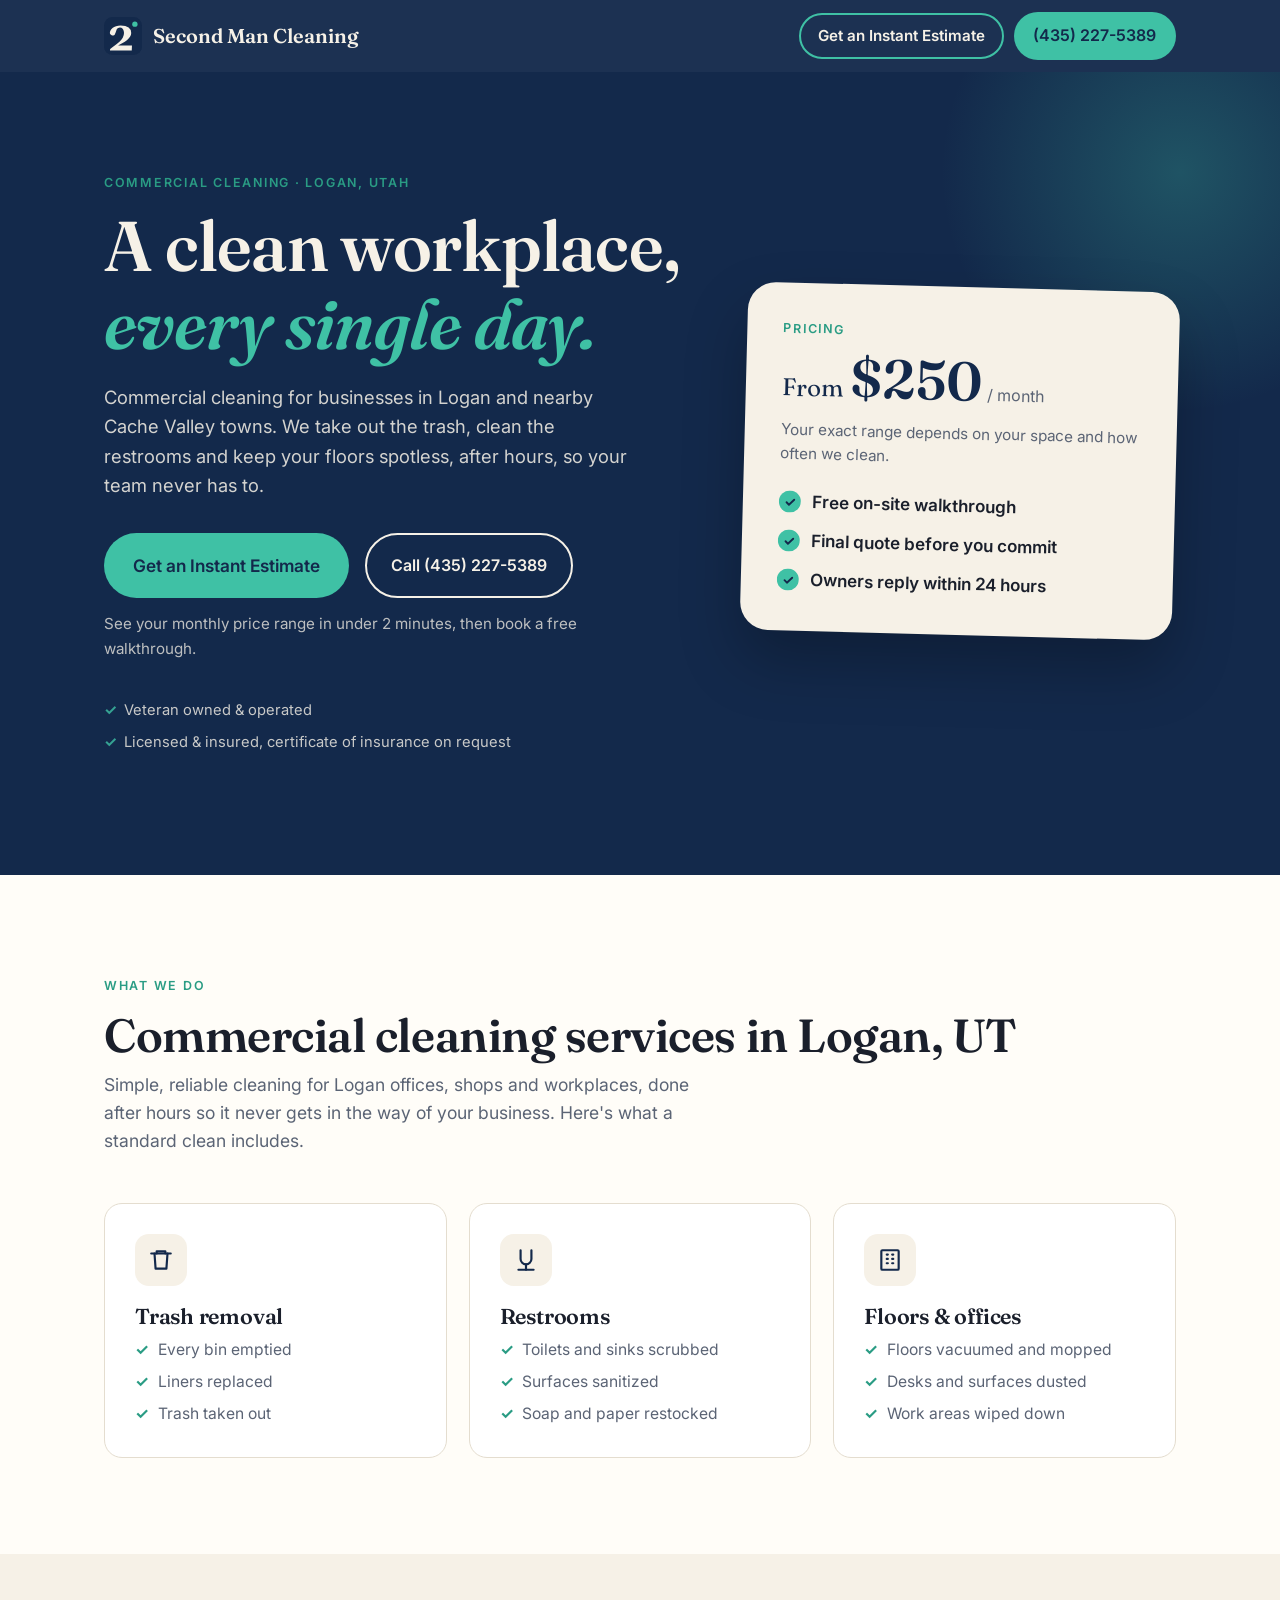
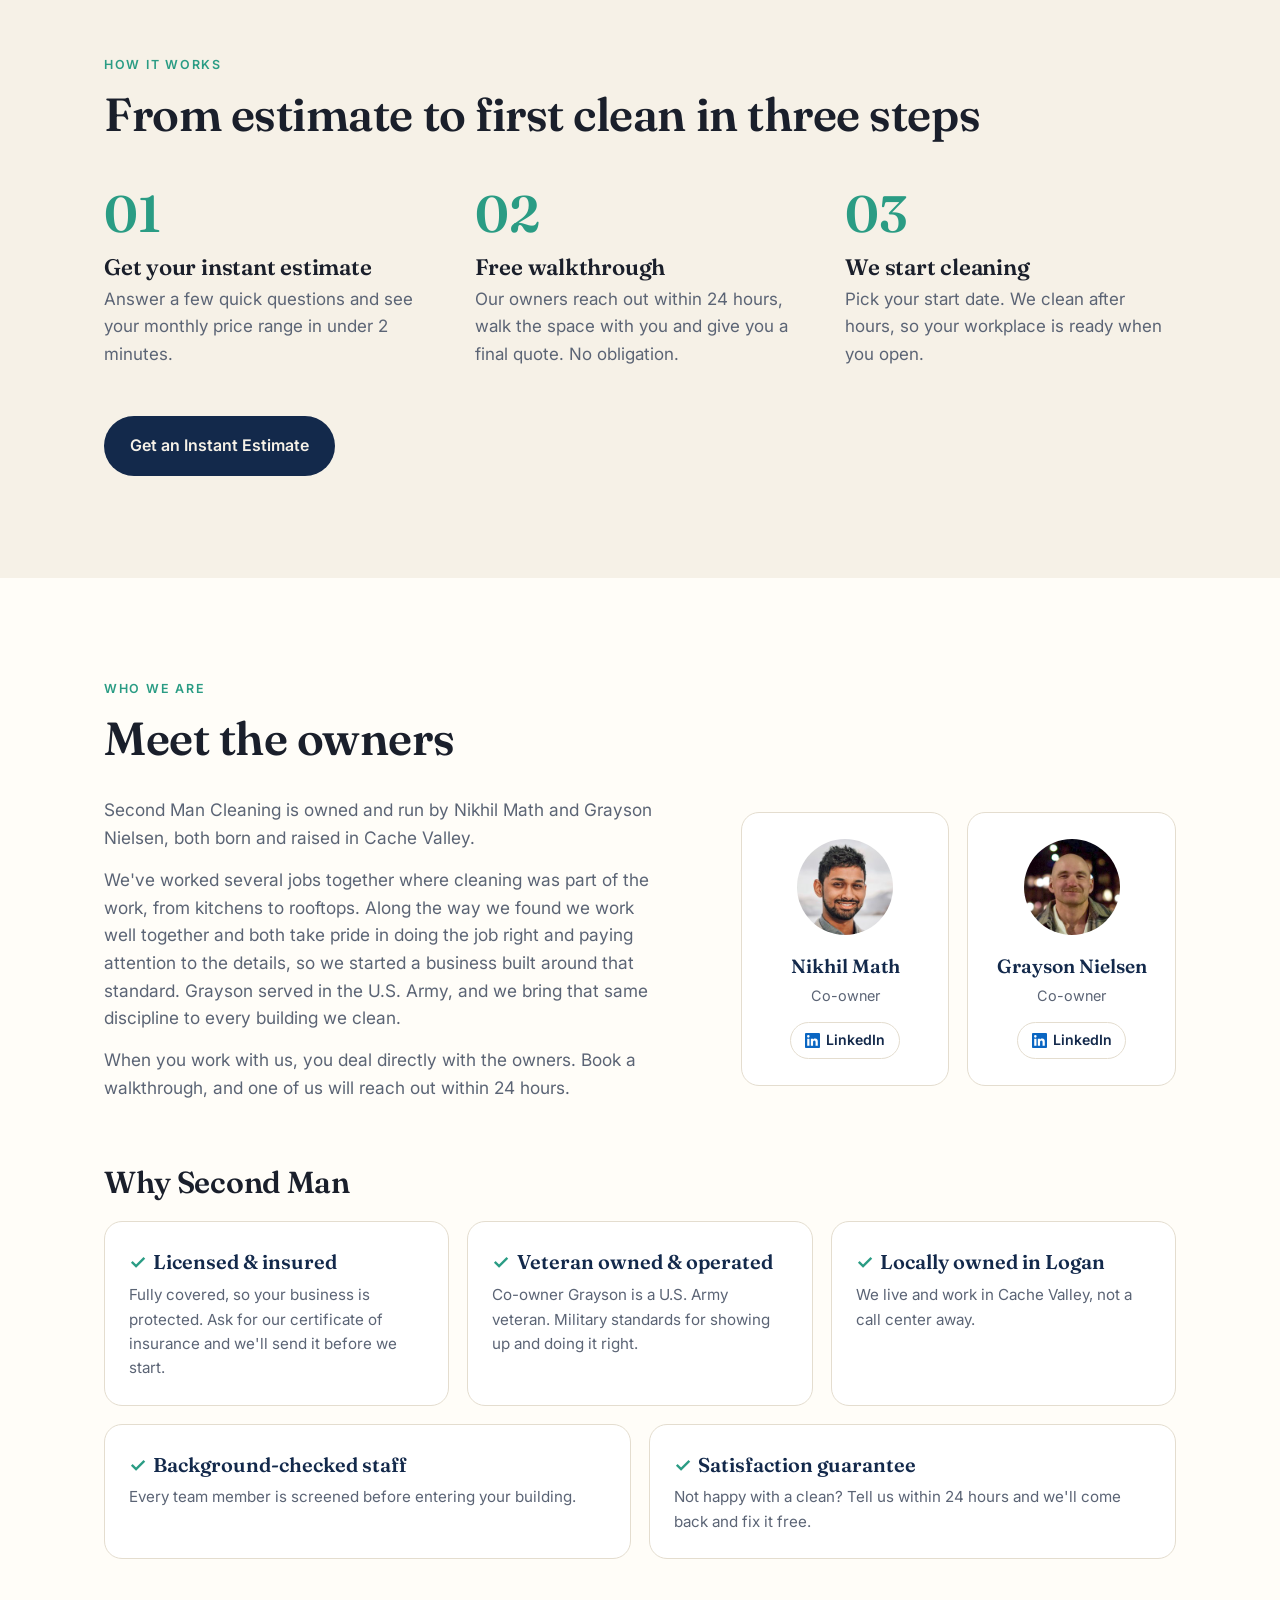
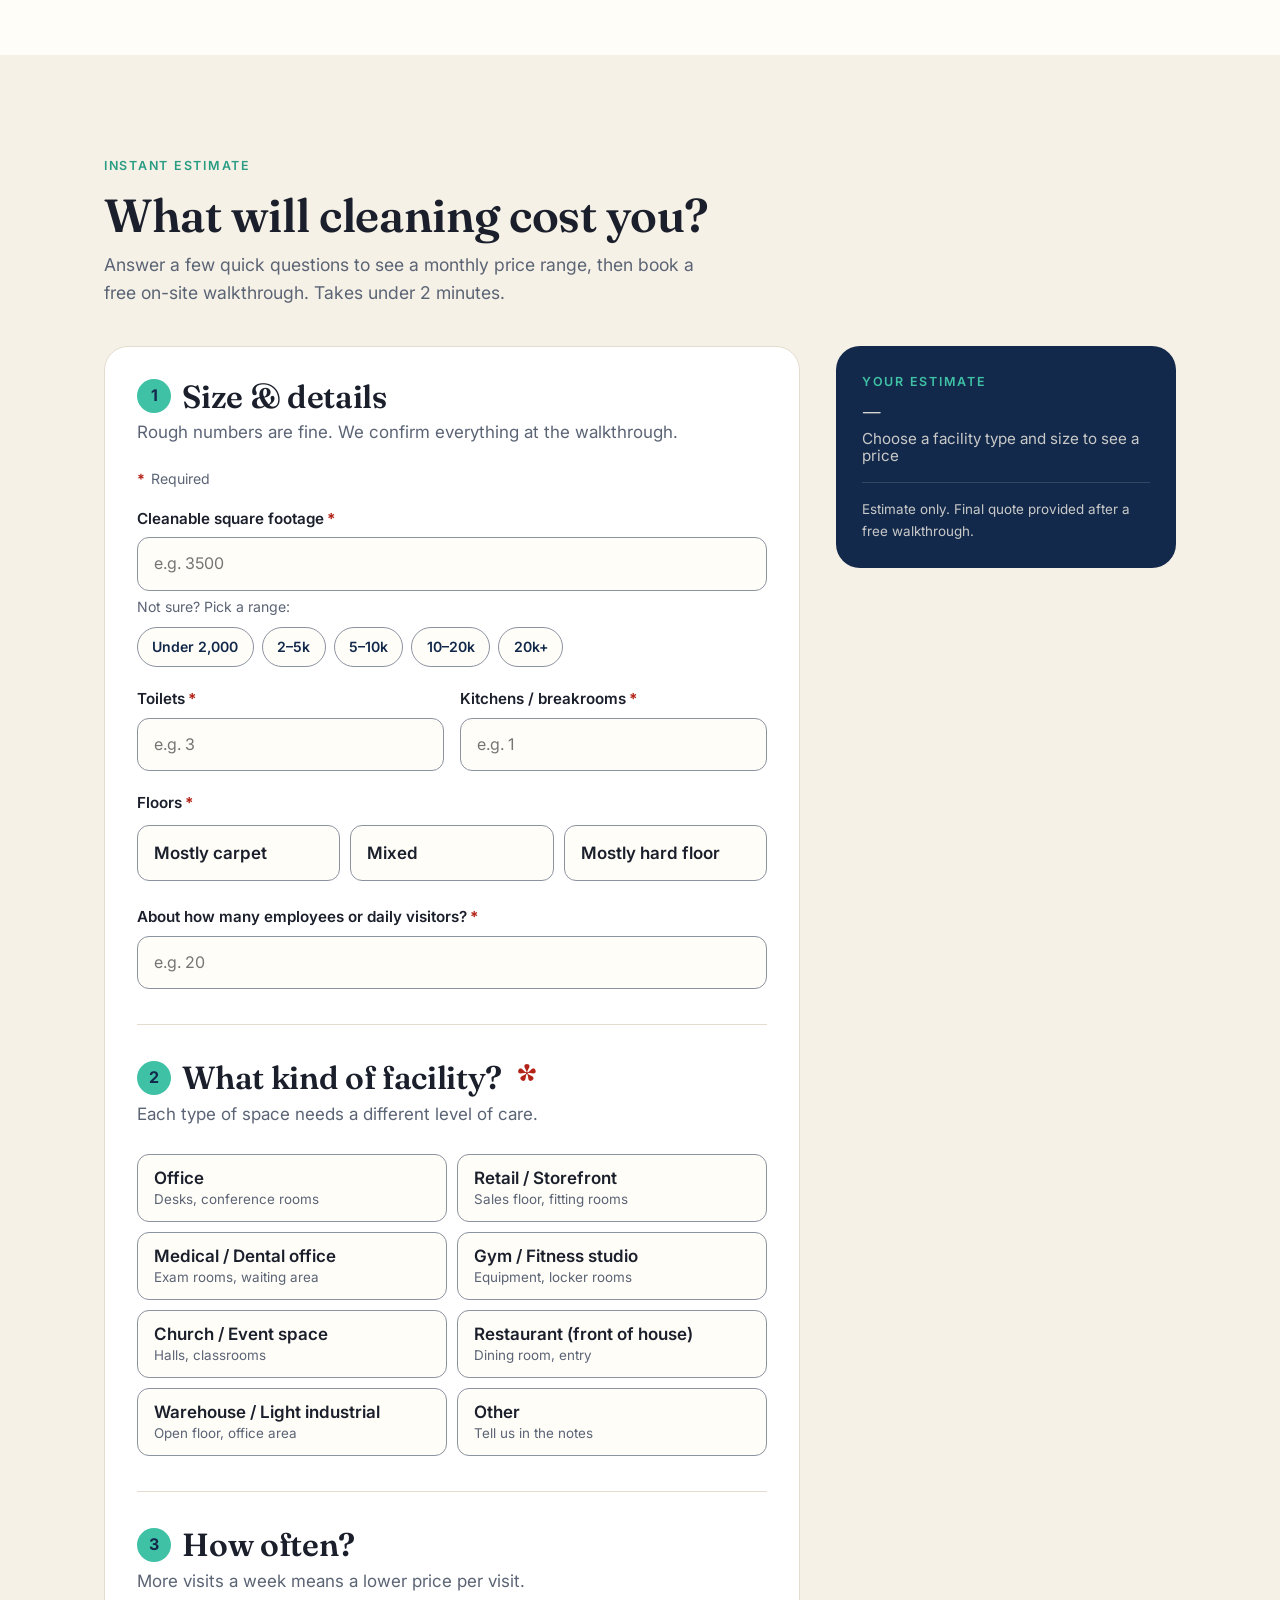
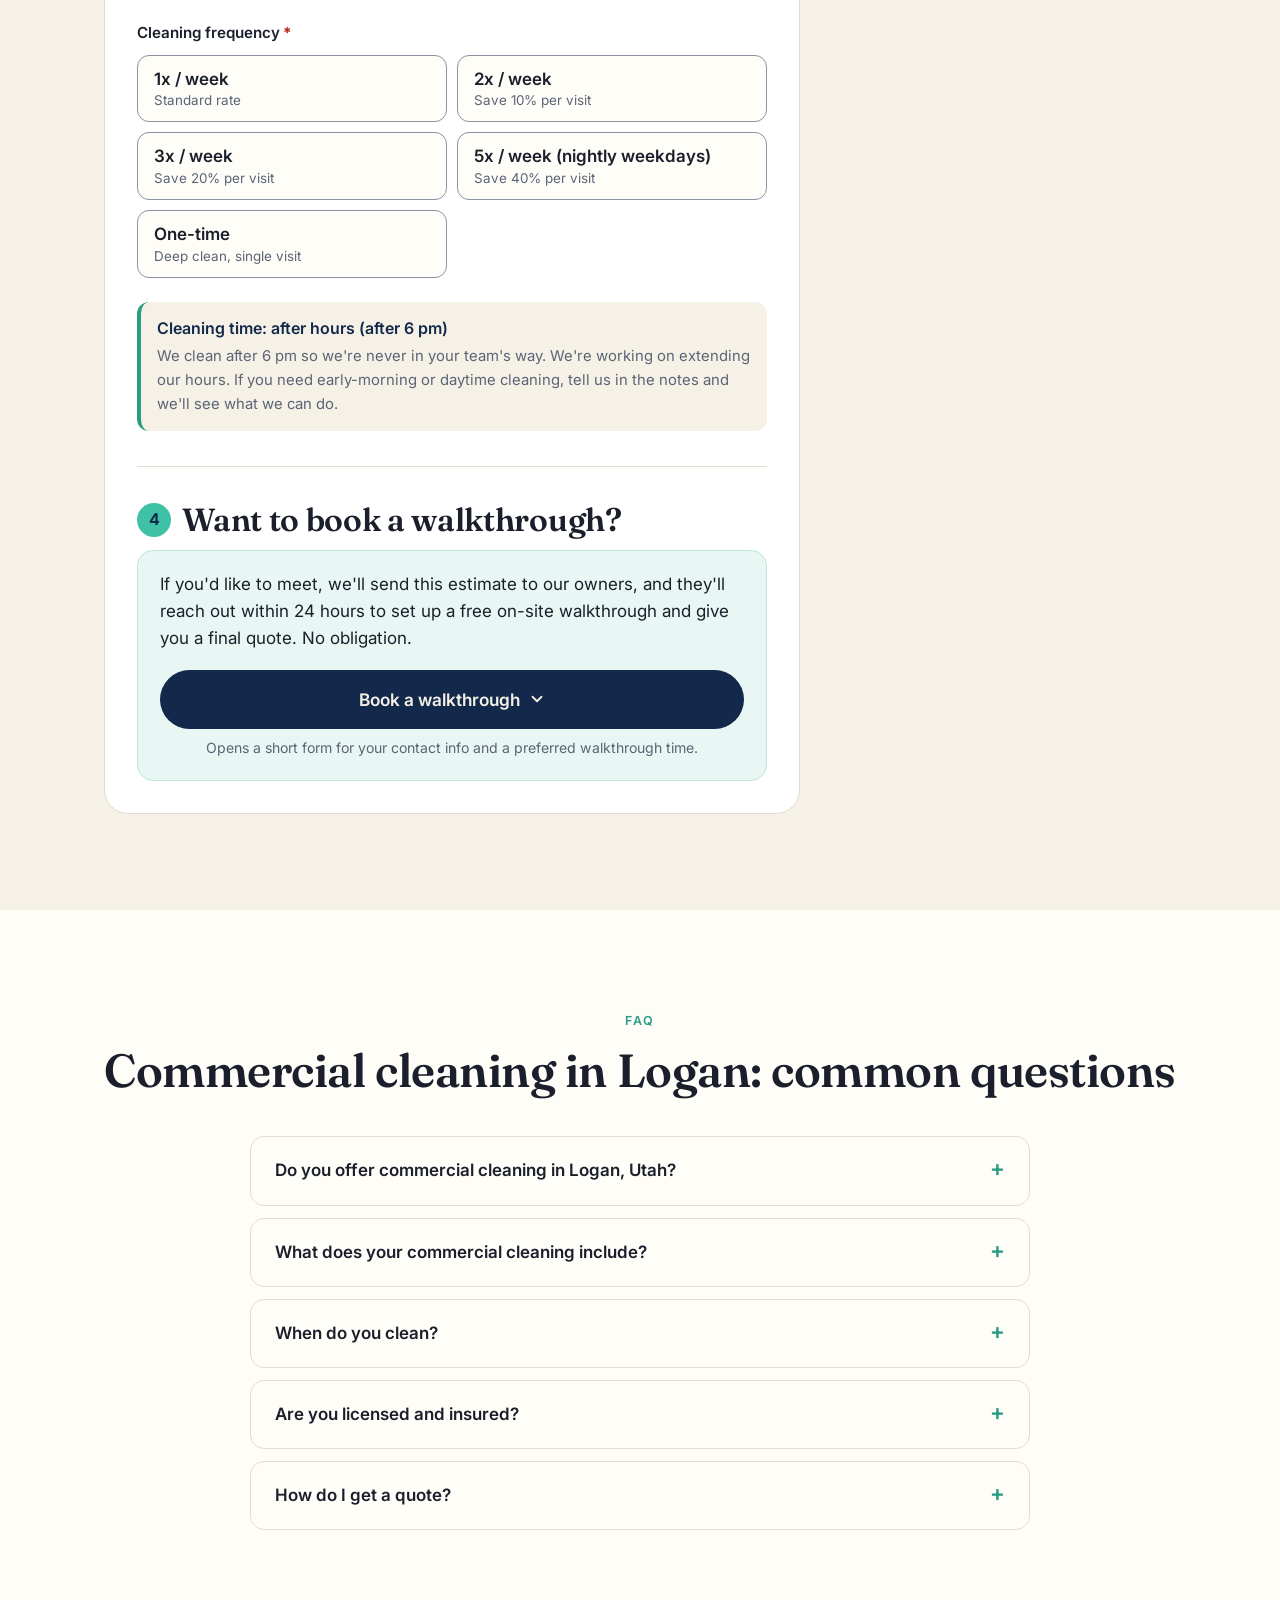
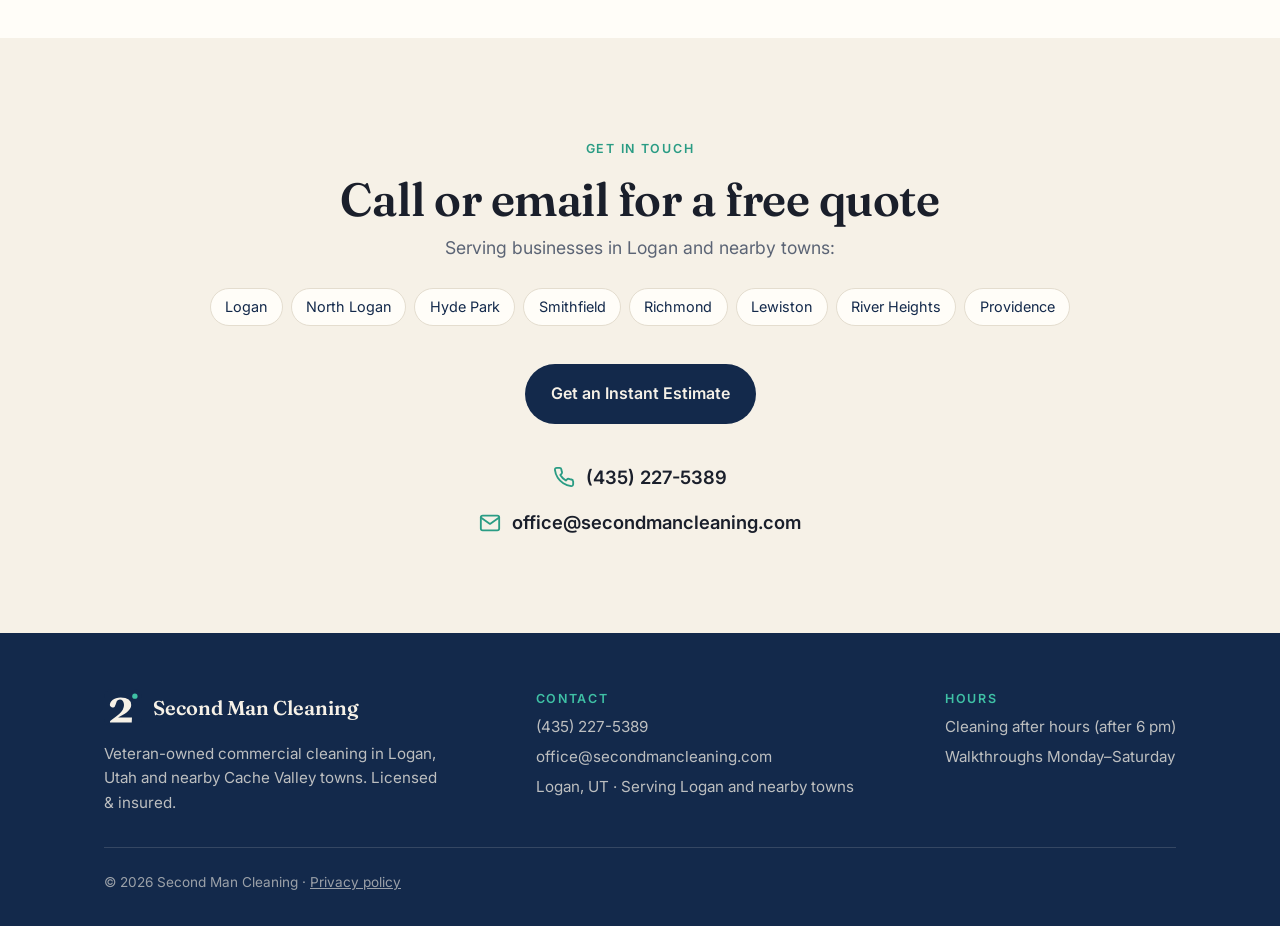
<file: index.html>
<!doctype html>
<html lang="en">
<head>
  <meta charset="utf-8">
  <meta name="viewport" content="width=device-width, initial-scale=1">
  <title>Commercial Cleaning in Logan, UT | Second Man Cleaning</title>
  <meta name="description" content="Veteran-owned commercial cleaning in Logan, Utah and Cache Valley. After-hours office, restroom, floor and trash service. Licensed &amp; insured. Free quotes.">
  <link rel="canonical" href="https://secondmancleaning.com/">
  <link rel="icon" href="/favicon.ico" sizes="any">
  <link rel="icon" href="/assets/favicon.svg" type="image/svg+xml">
  <link rel="apple-touch-icon" href="/assets/apple-touch-icon.png">
  <link rel="manifest" href="/site.webmanifest">
  <meta name="theme-color" content="#13294b">

  <meta property="og:type" content="website">
  <meta property="og:title" content="Second Man Cleaning | Commercial Cleaning in Logan, UT">
  <meta property="og:description" content="Veteran-owned commercial cleaning in Logan, Utah and Cache Valley: trash removal, restrooms, floors and offices.">
  <meta property="og:url" content="https://secondmancleaning.com/">
  <meta property="og:locale" content="en_US">
  <meta property="og:site_name" content="Second Man Cleaning">
  <meta property="og:image" content="https://secondmancleaning.com/assets/og-card.png">
  <meta property="og:image:width" content="1200">
  <meta property="og:image:height" content="630">
  <meta property="og:image:alt" content="Second Man Cleaning: veteran-owned commercial cleaning in Logan, Utah. Instant estimates online. (435) 227-5389">
  <meta name="twitter:card" content="summary_large_image">
  <meta name="twitter:title" content="Second Man Cleaning | Commercial Cleaning in Logan, UT">
  <meta name="twitter:description" content="Veteran-owned commercial cleaning in Logan, Utah and Cache Valley: trash removal, restrooms, floors and offices.">
  <meta name="twitter:image" content="https://secondmancleaning.com/assets/og-card.png">

  <meta name="geo.region" content="US-UT">
  <meta name="geo.placename" content="Logan, Utah">

  <script type="application/ld+json">
  {
    "@context": "https://schema.org",
    "@type": "LocalBusiness",
    "@id": "https://secondmancleaning.com/#business",
    "name": "Second Man Cleaning",
    "description": "Veteran-owned commercial cleaning company serving businesses in Logan, Utah and nearby Cache Valley towns. After-hours trash removal, restroom cleaning, floor care and office cleaning.",
    "url": "https://secondmancleaning.com/",
    "telephone": "+1-435-227-5389",
    "email": "office@secondmancleaning.com",
    "logo": "https://secondmancleaning.com/assets/icon-512.png",
    "image": "https://secondmancleaning.com/assets/og-card.png",
    "slogan": "A clean workplace, every single day.",
    "founder": [
      {"@type": "Person", "name": "Nikhil Math", "jobTitle": "Co-owner", "sameAs": "https://www.linkedin.com/in/nikhil-math/"},
      {"@type": "Person", "name": "Grayson Nielsen", "jobTitle": "Co-owner", "sameAs": "https://www.linkedin.com/in/grayson-nielsen/"}
    ],
    "priceRange": "From $250/month",
    "knowsAbout": ["Commercial cleaning", "Office cleaning", "Janitorial services", "Restroom cleaning", "Floor cleaning", "Trash removal"],
    "address": {
      "@type": "PostalAddress",
      "addressLocality": "Logan",
      "addressRegion": "UT",
      "addressCountry": "US"
    },
    "areaServed": [
      {"@type": "City", "name": "Logan, Utah"},
      {"@type": "City", "name": "North Logan, Utah"},
      {"@type": "City", "name": "Hyde Park, Utah"},
      {"@type": "City", "name": "Smithfield, Utah"},
      {"@type": "City", "name": "Richmond, Utah"},
      {"@type": "City", "name": "Lewiston, Utah"},
      {"@type": "City", "name": "Providence, Utah"},
      {"@type": "City", "name": "River Heights, Utah"}
    ],
    "hasOfferCatalog": {
      "@type": "OfferCatalog",
      "name": "Commercial cleaning services",
      "itemListElement": [
        {"@type": "Offer", "itemOffered": {"@type": "Service", "name": "Commercial trash removal", "areaServed": "Logan, UT"}},
        {"@type": "Offer", "itemOffered": {"@type": "Service", "name": "Commercial restroom cleaning", "areaServed": "Logan, UT"}},
        {"@type": "Offer", "itemOffered": {"@type": "Service", "name": "Office and floor cleaning", "areaServed": "Logan, UT"}}
      ]
    }
  }
  </script>

  <link rel="preconnect" href="https://fonts.googleapis.com">
  <link rel="preconnect" href="https://fonts.gstatic.com" crossorigin>
  <link href="https://fonts.googleapis.com/css2?family=Fraunces:ital,opsz,wght@0,9..144,600;1,9..144,600&family=Inter:wght@400;600&display=swap" rel="stylesheet">
  <link rel="stylesheet" href="/assets/styles.css">
  <link rel="stylesheet" href="/assets/estimate.css">
</head>
<body>

<nav class="nav" aria-label="Main">
  <div class="wrap">
    <a class="brand" href="/">
      <img class="brand-mark" src="/assets/favicon.svg" alt="" width="38" height="38">
      Second Man Cleaning
    </a>
    <div class="nav-actions">
      <a class="btn nav-est" href="#estimate"><span class="long">Get an Instant Estimate</span><span class="short">Estimate</span></a>
      <a class="btn btn-primary nav-cta" href="tel:+14352275389" aria-label="Call (435) 227-5389"><svg class="ph-ico" width="18" height="18" viewBox="0 0 24 24" fill="none" stroke="currentColor" stroke-width="2.2" stroke-linecap="round" stroke-linejoin="round" aria-hidden="true"><path d="M22 16.9v3a2 2 0 01-2.2 2 19.8 19.8 0 01-8.6-3.1 19.5 19.5 0 01-6-6A19.8 19.8 0 012.1 4.2 2 2 0 014.1 2h3a2 2 0 012 1.7c.1.9.4 1.8.7 2.7a2 2 0 01-.5 2.1L8 9.8a16 16 0 006 6l1.3-1.3a2 2 0 012.1-.5c.9.3 1.8.6 2.7.7a2 2 0 011.7 2z"/></svg><span class="ph-num">(435) 227-5389</span></a>
    </div>
  </div>
</nav>

<header class="hero">
  <div class="wrap">
    <div>
      <span class="eyebrow">Commercial cleaning · Logan, Utah</span>
      <h1>A clean workplace, <em>every single day.</em></h1>
      <p>Commercial cleaning for businesses in Logan and nearby Cache Valley towns. We take out the trash, clean the restrooms and keep your floors spotless, after hours, so your team never has to.</p>
      <div class="hero-ctas">
        <a class="btn btn-primary btn-lg" href="#estimate">Get an Instant Estimate</a>
        <a class="btn btn-ghost" href="tel:+14352275389">Call (435) 227-5389</a>
      </div>
      <p class="hero-sub">See your monthly price range in under 2 minutes, then book a free walkthrough.</p>
      <div class="hero-points"><span>Veteran owned &amp; operated</span><span>Licensed &amp; insured, certificate of insurance on request</span></div>
    </div>
    <aside class="hero-card" aria-label="Pricing">
      <p class="hero-card-label">Pricing</p>
      <!-- The $ amount is filled from PRICING.minimumMonthly in assets/estimate.js; keep this copy in step for no-JS visitors. -->
      <p class="hero-price">From <b data-price-min>$250</b><span>/ month</span></p>
      <p class="hero-card-note">Your exact range depends on your space and how often we clean.</p>
      <ul class="check">
        <li>Free on-site walkthrough</li>
        <li>Final quote before you commit</li>
        <li>Owners reply within 24 hours</li>
      </ul>
    </aside>
  </div>
</header>

<main>

<section id="services">
  <div class="wrap">
    <span class="eyebrow">What we do</span>
    <h2>Commercial cleaning services in Logan, UT</h2>
    <p class="lede">Simple, reliable cleaning for Logan offices, shops and workplaces, done after hours so it never gets in the way of your business. Here's what a standard clean includes.</p>
    <div class="grid">
      <article class="card">
        <div class="icon"><svg width="26" height="26" viewBox="0 0 24 24" fill="none" stroke="currentColor" stroke-width="2" stroke-linecap="round" stroke-linejoin="round" aria-hidden="true"><path d="M3 6h18"/><path d="M8 6V4h8v2"/><path d="M6 6l1 14h10l1-14"/></svg></div>
        <h3>Trash removal</h3>
        <ul class="card-list">
          <li>Every bin emptied</li>
          <li>Liners replaced</li>
          <li>Trash taken out</li>
        </ul>
      </article>
      <article class="card">
        <div class="icon"><svg width="26" height="26" viewBox="0 0 24 24" fill="none" stroke="currentColor" stroke-width="2" stroke-linecap="round" stroke-linejoin="round" aria-hidden="true"><path d="M7 3v8a5 5 0 0010 0V3"/><path d="M5 21h14"/><path d="M12 16v5"/></svg></div>
        <h3>Restrooms</h3>
        <ul class="card-list">
          <li>Toilets and sinks scrubbed</li>
          <li>Surfaces sanitized</li>
          <li>Soap and paper restocked</li>
        </ul>
      </article>
      <article class="card">
        <div class="icon"><svg width="26" height="26" viewBox="0 0 24 24" fill="none" stroke="currentColor" stroke-width="2" stroke-linecap="round" stroke-linejoin="round" aria-hidden="true"><rect x="4" y="3" width="16" height="18" rx="1"/><path d="M9 7h1M14 7h1M9 11h1M14 11h1M9 15h1M14 15h1"/></svg></div>
        <h3>Floors &amp; offices</h3>
        <ul class="card-list">
          <li>Floors vacuumed and mopped</li>
          <li>Desks and surfaces dusted</li>
          <li>Work areas wiped down</li>
        </ul>
      </article>
    </div>
  </div>
</section>

<section id="how" class="steps-sec">
  <div class="wrap">
    <span class="eyebrow">How it works</span>
    <h2>From estimate to first clean in three steps</h2>
    <ol class="steps">
      <li class="step">
        <h3>Get your instant estimate</h3>
        <p>Answer a few quick questions and see your monthly price range in under 2 minutes.</p>
      </li>
      <li class="step">
        <h3>Free walkthrough</h3>
        <p>Our owners reach out within 24 hours, walk the space with you and give you a final quote. No obligation.</p>
      </li>
      <li class="step">
        <h3>We start cleaning</h3>
        <p>Pick your start date. We clean after hours, so your workplace is ready when you open.</p>
      </li>
    </ol>
    <p class="steps-cta"><a class="btn btn-next-home" href="#estimate">Get an Instant Estimate</a></p>
  </div>
</section>

<section id="about">
  <div class="wrap">
    <span class="eyebrow">Who we are</span>
    <h2>Meet the owners</h2>
    <div class="about">
      <div class="about-text">
        <p>Second Man Cleaning is owned and run by Nikhil Math and Grayson Nielsen, both born and raised in Cache Valley.</p>
        <p>We've worked several jobs together where cleaning was part of the work, from kitchens to rooftops. Along the way we found we work well together and both take pride in doing the job right and paying attention to the details, so we started a business built around that standard. Grayson served in the U.S. Army, and we bring that same discipline to every building we clean.</p>
        <p>When you work with us, you deal directly with the owners. Book a walkthrough, and one of us will reach out within 24 hours.</p>
      </div>
      <div class="owners">
        <!-- Owner photos: 240x240 JPEGs in /assets/, shown as 96px circles. -->
        <figure class="owner"><img class="owner-photo" src="/assets/nikhil-math.jpg" alt="Portrait of Nikhil Math" width="96" height="96" loading="lazy"><figcaption><b>Nikhil Math</b><span>Co-owner</span></figcaption><a class="owner-link" href="https://www.linkedin.com/in/nikhil-math/" target="_blank" rel="noopener" aria-label="Nikhil Math on LinkedIn (opens in a new tab)"><svg width="15" height="15" viewBox="0 0 24 24" fill="currentColor" aria-hidden="true"><path d="M20.45 20.45h-3.55v-5.57c0-1.33-.03-3.04-1.85-3.04-1.85 0-2.14 1.45-2.14 2.94v5.67H9.35V9h3.41v1.56h.05c.48-.9 1.64-1.85 3.37-1.85 3.6 0 4.27 2.37 4.27 5.46v6.28zM5.34 7.43a2.06 2.06 0 110-4.13 2.06 2.06 0 010 4.13zM7.12 20.45H3.56V9h3.56v11.45zM22.22 0H1.77C.79 0 0 .77 0 1.73v20.54C0 23.23.79 24 1.77 24h20.45c.98 0 1.78-.77 1.78-1.73V1.73C24 .77 23.2 0 22.22 0z"/></svg>LinkedIn</a></figure>
        <figure class="owner"><img class="owner-photo" src="/assets/grayson-nielsen.jpg" alt="Portrait of Grayson Nielsen" width="96" height="96" loading="lazy"><figcaption><b>Grayson Nielsen</b><span>Co-owner</span></figcaption><a class="owner-link" href="https://www.linkedin.com/in/grayson-nielsen/" target="_blank" rel="noopener" aria-label="Grayson Nielsen on LinkedIn (opens in a new tab)"><svg width="15" height="15" viewBox="0 0 24 24" fill="currentColor" aria-hidden="true"><path d="M20.45 20.45h-3.55v-5.57c0-1.33-.03-3.04-1.85-3.04-1.85 0-2.14 1.45-2.14 2.94v5.67H9.35V9h3.41v1.56h.05c.48-.9 1.64-1.85 3.37-1.85 3.6 0 4.27 2.37 4.27 5.46v6.28zM5.34 7.43a2.06 2.06 0 110-4.13 2.06 2.06 0 010 4.13zM7.12 20.45H3.56V9h3.56v11.45zM22.22 0H1.77C.79 0 0 .77 0 1.73v20.54C0 23.23.79 24 1.77 24h20.45c.98 0 1.78-.77 1.78-1.73V1.73C24 .77 23.2 0 22.22 0z"/></svg>LinkedIn</a></figure>
      </div>
    </div>

    <h3 class="about-why">Why Second Man</h3>
    <!-- TRUST SIGNALS. The testimonial below is hidden until you have a real one: delete the word `hidden` to show it. -->
    <div class="trust-grid">
      <div class="trust-item"><b>Licensed &amp; insured</b><p>Fully covered, so your business is protected. Ask for our certificate of insurance and we'll send it before we start.</p></div>
      <div class="trust-item"><b>Veteran owned &amp; operated</b><p>Co-owner Grayson is a U.S. Army veteran. Military standards for showing up and doing it right.</p></div>
      <div class="trust-item"><b>Locally owned in Logan</b><p>We live and work in Cache Valley, not a call center away.</p></div>
      <div class="trust-item"><b>Background-checked staff</b><p>Every team member is screened before entering your building.</p></div>
      <div class="trust-item"><b>Satisfaction guarantee</b><p>Not happy with a clean? Tell us within 24 hours and we'll come back and fix it free.</p></div>
    </div>

    <!-- PLACEHOLDER: client testimonial or logo. Replace the quote, name and business, then remove `hidden`.
         For a logo: put the image in /assets/ and swap the <blockquote> for <img src="/assets/client-logo.png" alt="Client name"> -->
    <figure class="testimonial" hidden>
      <blockquote>"Client testimonial goes here: one or two sentences about reliability and results."</blockquote>
      <figcaption>Name, Title · Business name, Logan</figcaption>
    </figure>
  </div>
</section>

<section id="estimate" class="est-sec" aria-labelledby="estimate-h">
  <div class="wrap">
    <div class="est-intro">
      <span class="eyebrow">Instant estimate</span>
      <h2 id="estimate-h">What will cleaning cost you?</h2>
      <p class="lede">Answer a few quick questions to see a monthly price range, then book a free on-site walkthrough. Takes under 2 minutes.</p>
    </div>
    <noscript><p class="noscript">This calculator needs JavaScript. Call us at <a href="tel:+14352275389">(435) 227-5389</a> or email <a href="mailto:office@secondmancleaning.com">office@secondmancleaning.com</a> for a free quote.</p></noscript>

    <div id="est-app" class="est-layout">
      <div class="wizard" id="wizard" tabindex="-1">
        <div class="shared-note" id="shared-note" hidden>
          <p>You opened a shared estimate. Check the answers below, or jump straight to booking.</p>
          <button type="button" class="btn btn-small" id="skip-to-book">Jump to booking</button>
        </div>

        <!-- Sections 1–3: the calculator. Not sent to Netlify directly; the results are copied into hidden fields in the booking form. -->
        <form id="calc" novalidate>
          <div class="step-panel" data-step="1">
            <h3 id="sec-1" tabindex="-1"><span class="sec-num" aria-hidden="true">1</span>Size &amp; details</h3>
            <p class="step-intro">Rough numbers are fine. We confirm everything at the walkthrough.</p>
            <p class="req-note"><span class="req" aria-hidden="true">*</span> Required</p>

            <div class="field">
              <label for="sqft">Cleanable square footage<span class="req" aria-hidden="true">*</span></label>
              <input id="sqft" aria-required="true" type="number" inputmode="numeric" min="100" max="1000000" step="1" placeholder="e.g. 3500" aria-describedby="sqft-hint err-sqft">
              <p class="hint" id="sqft-hint">Not sure? Pick a range:</p>
              <div class="quick" id="quick-sqft" role="group" aria-label="Square footage ranges">
                <button type="button" data-sqft="1500" aria-pressed="false">Under 2,000</button>
                <button type="button" data-sqft="3500" aria-pressed="false">2–5k</button>
                <button type="button" data-sqft="7500" aria-pressed="false">5–10k</button>
                <button type="button" data-sqft="15000" aria-pressed="false">10–20k</button>
                <button type="button" data-sqft="25000" aria-pressed="false">20k+</button>
              </div>
              <p class="err" id="err-sqft" role="alert"></p>
            </div>

            <div class="row2">
              <div class="field">
                <label for="toilets">Toilets<span class="req" aria-hidden="true">*</span></label>
                <input id="toilets" aria-required="true" type="number" inputmode="numeric" min="0" max="500" step="1" placeholder="e.g. 3" aria-describedby="err-toilets">
                <p class="err" id="err-toilets" role="alert"></p>
              </div>
              <div class="field">
                <label for="kitchens">Kitchens / breakrooms<span class="req" aria-hidden="true">*</span></label>
                <input id="kitchens" aria-required="true" type="number" inputmode="numeric" min="0" max="100" step="1" placeholder="e.g. 1" aria-describedby="err-kitchens">
                <p class="err" id="err-kitchens" role="alert"></p>
              </div>
            </div>

            <fieldset id="fs-floor" aria-required="true" aria-describedby="err-fs-floor">
              <legend>Floors<span class="req" aria-hidden="true">*</span></legend>
              <div class="opts cols-3" id="opts-floor"></div>
              <p class="err" id="err-fs-floor" role="alert"></p>
            </fieldset>

            <div class="field">
              <label for="people">About how many employees or daily visitors?<span class="req" aria-hidden="true">*</span></label>
              <input id="people" aria-required="true" type="number" inputmode="numeric" min="0" max="100000" step="1" placeholder="e.g. 20" aria-describedby="traffic-out err-people">
              <p class="hint" id="traffic-out" aria-live="polite"></p>
              <p class="err" id="err-people" role="alert"></p>
            </div>
          </div>

          <div class="step-panel" data-step="2">
            <h3 id="sec-2" tabindex="-1"><span class="sec-num" aria-hidden="true">2</span>What kind of facility?<span class="req" aria-hidden="true">*</span></h3>
            <p class="step-intro">Each type of space needs a different level of care.</p>
            <fieldset id="fs-type" aria-required="true" aria-describedby="err-fs-type">
              <legend class="sr-only">Facility type (required)</legend>
              <div class="opts" id="opts-type"></div>
              <p class="err" id="err-fs-type" role="alert"></p>
            </fieldset>
          </div>

          <div class="step-panel" data-step="3">
            <h3 id="sec-3" tabindex="-1"><span class="sec-num" aria-hidden="true">3</span>How often?</h3>
            <p class="step-intro">More visits a week means a lower price per visit.</p>
            <fieldset id="fs-freq" aria-required="true" aria-describedby="err-fs-freq">
              <legend>Cleaning frequency<span class="req" aria-hidden="true">*</span></legend>
              <div class="opts" id="opts-freq"></div>
              <p class="err" id="err-fs-freq" role="alert"></p>
            </fieldset>
            <div class="hours-note" id="hours-note">
              <p class="hours-title">Cleaning time: after hours (after 6 pm)</p>
              <p>We clean after 6 pm so we're never in your team's way. We're working on extending our hours. If you need early-morning or daytime cleaning, tell us in the notes and we'll see what we can do.</p>
            </div>
          </div>

        </form>

        <!-- Section 4: booking. Netlify Forms reads this form at deploy time. Every field name below shows up in the notification email. -->
        <form id="book" name="walkthrough" method="POST" data-netlify="true" netlify-honeypot="bot-field" novalidate>
          <input type="hidden" name="form-name" value="walkthrough">
          <input type="hidden" name="subject" value="New walkthrough request">
          <p class="hp" aria-hidden="true"><label>Leave this empty: <input name="bot-field" tabindex="-1" autocomplete="off"></label></p>

          <!-- Estimate details, filled in by the calculator when the form is sent -->
          <input type="hidden" name="estimate_range">
          <input type="hidden" name="estimate_per_visit">
          <input type="hidden" name="visits_per_month">
          <input type="hidden" name="frequency">
          <input type="hidden" name="preferred_time">
          <input type="hidden" name="facility_type">
          <input type="hidden" name="square_feet">
          <input type="hidden" name="toilets">
          <input type="hidden" name="kitchens_breakrooms">
          <input type="hidden" name="floor_type">
          <input type="hidden" name="daily_people">
          <input type="hidden" name="traffic_level">
          <input type="hidden" name="estimate_breakdown">
          <input type="hidden" name="share_link">

          <div class="step-panel" data-step="4">
            <h3 id="sec-4" tabindex="-1"><span class="sec-num" aria-hidden="true">4</span>Want to book a walkthrough?</h3>
            <div class="book-cta">
              <p class="book-cta-est" id="book-cta-est" hidden>Your estimate: <b id="book-cta-range"></b></p>
              <p>If you'd like to meet, we'll send this estimate to our owners, and they'll reach out within 24 hours to set up a free on-site walkthrough and give you a final quote. No obligation.</p>
              <button type="button" class="btn btn-next btn-submit" id="start-booking" aria-expanded="false" aria-controls="book-fields" aria-describedby="book-cta-hint">Book a walkthrough<svg width="18" height="18" viewBox="0 0 24 24" fill="none" stroke="currentColor" stroke-width="2.4" stroke-linecap="round" stroke-linejoin="round" aria-hidden="true"><path d="M6 9l6 6 6-6"/></svg></button>
              <p class="book-cta-hint" id="book-cta-hint">Opens a short form for your contact info and a preferred walkthrough time.</p>
              <p class="err" id="err-start-booking" role="alert"></p>
            </div>

            <!-- Booking fields stay hidden until "Book a walkthrough" is clicked. Netlify still reads them at deploy time. -->
            <div id="book-fields" hidden>
              <div class="row2">
                <div class="field">
                  <label for="business">Business name<span class="req" aria-hidden="true">*</span></label>
                  <input id="business" aria-required="true" name="business_name" type="text" autocomplete="organization" aria-describedby="err-business">
                  <p class="err" id="err-business" role="alert"></p>
                </div>
                <div class="field">
                  <label for="contact">Your name<span class="req" aria-hidden="true">*</span></label>
                  <input id="contact" aria-required="true" name="contact_name" type="text" autocomplete="name" aria-describedby="err-contact">
                  <p class="err" id="err-contact" role="alert"></p>
                </div>
                <div class="field">
                  <label for="phone">Phone<span class="req" aria-hidden="true">*</span></label>
                  <input id="phone" aria-required="true" name="phone" type="tel" autocomplete="tel" inputmode="tel" placeholder="(435) 555-0123" aria-describedby="err-phone">
                  <p class="err" id="err-phone" role="alert"></p>
                </div>
                <div class="field">
                  <label for="email">Email<span class="req" aria-hidden="true">*</span></label>
                  <input id="email" aria-required="true" name="email" type="email" autocomplete="email" inputmode="email" aria-describedby="err-email">
                  <p class="err" id="err-email" role="alert"></p>
                </div>
              </div>
              <div class="field">
                <label for="address">Facility address<span class="req" aria-hidden="true">*</span></label>
                <input id="address" aria-required="true" name="facility_address" type="text" autocomplete="street-address" placeholder="Street, city (Logan, North Logan, Smithfield…)" aria-describedby="err-address">
                <p class="err" id="err-address" role="alert"></p>
              </div>

              <div class="row2">
                <div class="field">
                  <label for="walk_date">Preferred walkthrough date<span class="req" aria-hidden="true">*</span></label>
                  <input id="walk_date" aria-required="true" name="walkthrough_date" type="date" aria-describedby="walk-hint err-walk_date">
                  <p class="hint" id="walk-hint">Monday–Saturday</p>
                  <p class="err" id="err-walk_date" role="alert"></p>
                </div>
                <fieldset id="fs-window" aria-required="true" aria-describedby="err-fs-window">
                  <legend>Time window<span class="req" aria-hidden="true">*</span></legend>
                  <div class="opts">
                    <label class="opt"><input type="radio" name="walkthrough_window" value="Morning"><span>Morning</span></label>
                    <label class="opt"><input type="radio" name="walkthrough_window" value="Afternoon"><span>Afternoon</span></label>
                  </div>
                  <p class="err" id="err-fs-window" role="alert"></p>
                </fieldset>
              </div>

              <!-- Optional extras, collapsed so the form looks short. Fields inside still submit when it's closed. -->
              <details class="more" id="more-details">
                <summary>Add more details <span class="hint">Start date, current cleaner, notes (optional)</span></summary>
                <div class="more-body">
                  <div class="row2">
                    <div class="field">
                      <label for="role">Your title / role</label>
                      <input id="role" name="title_role" type="text" autocomplete="organization-title" placeholder="e.g. Office manager">
                    </div>
                    <div class="field">
                      <label for="start_date">When should service start?</label>
                      <input id="start_date" name="desired_start_date" type="date" aria-describedby="err-start_date">
                      <p class="err" id="err-start_date" role="alert"></p>
                    </div>
                  </div>

                  <fieldset id="fs-current">
                    <legend>Do you currently have a cleaning company?</legend>
                    <div class="opts">
                      <label class="opt"><input type="radio" name="has_cleaning_company" value="Yes"><span>Yes</span></label>
                      <label class="opt"><input type="radio" name="has_cleaning_company" value="No"><span>No</span></label>
                    </div>
                  </fieldset>
                  <div class="field" id="issues-wrap" hidden>
                    <label for="issues">What's not working with them?</label>
                    <textarea id="issues" name="current_cleaner_issues" rows="3"></textarea>
                  </div>

                  <div class="field">
                    <label for="notes">Notes or special requirements</label>
                    <textarea id="notes" name="notes" rows="4" placeholder="Parking, which entrance to use, areas to skip…"></textarea>
                  </div>
                </div>
              </details>

              <label class="coi-opt">
                <input type="checkbox" name="wants_insurance_certificate" value="Yes" id="coi">
                <span><b>Send me your certificate of insurance</b><small>We'll email proof of our insurance before the walkthrough, so you can check it first.</small></span>
              </label>

              <p class="err" id="submit-error" role="alert" tabindex="-1"></p>
              <div class="form-end"><button type="submit" class="btn btn-next btn-submit" id="submit-btn">Send my estimate &amp; book</button></div>
            </div>
          </div>
        </form>
      </div>

      <aside class="summary empty" id="summary" aria-labelledby="sum-label">
        <div class="sum-head">
          <div>
            <p class="sum-label" id="sum-label">Your estimate</p>
            <p class="sum-range"><span id="sum-range">—</span> <span class="sum-unit" id="sum-unit">Choose a facility type and size to see a price</span></p>
          </div>
          <button type="button" class="sum-toggle" id="sum-toggle" aria-expanded="false" aria-controls="sum-body">Details</button>
        </div>
        <div class="sum-body" id="sum-body">
          <div id="sum-details"></div>
          <p class="sum-note">Estimate only. Final quote provided after a free walkthrough.</p>
          <button type="button" class="sum-share" id="share-btn">Copy share link</button>
          <p class="sum-status" id="share-status" aria-live="polite"></p>
        </div>
        <p class="sr-only" id="sum-sr" aria-live="polite"></p>
      </aside>
    </div>

    <div class="done" id="done" hidden>
      <span class="eyebrow">Request received</span>
      <h2 tabindex="-1">Thanks, <span id="done-name"></span>! You're on our list.</h2>
      <p class="lede">Your estimate is on its way to our owners. They'll reach out within 24 hours to confirm your walkthrough time. Please plan to have someone from your team there to walk the space with us.</p>
      <dl class="done-rows" id="done-rows"></dl>
      <p class="fine">Estimate only. Your final quote comes after the free walkthrough. Questions? Call <a href="tel:+14352275389">(435) 227-5389</a>.</p>
    </div>
  </div>
</section>

<section id="faq">
  <div class="wrap center">
    <span class="eyebrow">FAQ</span>
    <h2>Commercial cleaning in Logan: common questions</h2>
    <div class="faq" style="text-align:left">
      <details>
        <summary>Do you offer commercial cleaning in Logan, Utah?</summary>
        <p>Yes. Second Man Cleaning provides commercial cleaning for businesses in Logan and nearby Cache Valley towns: North Logan, Hyde Park, Smithfield, Richmond, Lewiston, River Heights and Providence.</p>
      </details>
      <details>
        <summary>What does your commercial cleaning include?</summary>
        <p>Trash removal with new liners, restroom cleaning and sanitizing with soap and paper restocked, plus vacuuming, mopping, dusting and wiping down offices and work areas. If your business needs more than that, we're open to adding it. Just tell us at your walkthrough or in the booking notes, and we'll build it into your plan.</p>
      </details>
      <details>
        <summary>When do you clean?</summary>
        <p>After hours, so your team and customers are never interrupted and your workplace is ready when you open.</p>
      </details>
      <details>
        <summary>Are you licensed and insured?</summary>
        <p>Yes. Second Man Cleaning is licensed and insured, and veteran owned and operated. Our certificate of insurance is available on request: just ask, or tick the box when you book, and we'll email it before your walkthrough or first clean.</p>
      </details>
      <details>
        <summary>How do I get a quote?</summary>
        <p>Use our <a href="#estimate">instant estimate</a> to see a monthly price range in under 2 minutes, then book a free walkthrough for your final quote. You can also call <a href="tel:+14352275389">(435) 227-5389</a> or email <a href="mailto:office@secondmancleaning.com">office@secondmancleaning.com</a>. Quotes are always free.</p>
      </details>
    </div>
  </div>
</section>

<section id="contact" class="steps-sec">
  <div class="wrap center">
    <span class="eyebrow">Get in touch</span>
    <h2>Call or email for a free quote</h2>
    <p class="lede">Serving businesses in Logan and nearby towns:</p>
    <ul class="chips city-chips">
      <li>Logan</li>
      <li>North Logan</li>
      <li>Hyde Park</li>
      <li>Smithfield</li>
      <li>Richmond</li>
      <li>Lewiston</li>
      <li>River Heights</li>
      <li>Providence</li>
    </ul>
    <p><a class="btn btn-next-home" href="#estimate">Get an Instant Estimate</a></p>
    <div class="contact-lines contact-center">
      <a href="tel:+14352275389"><svg width="22" height="22" viewBox="0 0 24 24" fill="none" stroke="currentColor" stroke-width="2" stroke-linecap="round" stroke-linejoin="round" aria-hidden="true"><path d="M22 16.9v3a2 2 0 01-2.2 2 19.8 19.8 0 01-8.6-3.1 19.5 19.5 0 01-6-6A19.8 19.8 0 012.1 4.2 2 2 0 014.1 2h3a2 2 0 012 1.7c.1.9.4 1.8.7 2.7a2 2 0 01-.5 2.1L8 9.8a16 16 0 006 6l1.3-1.3a2 2 0 012.1-.5c.9.3 1.8.6 2.7.7a2 2 0 011.7 2z"/></svg>(435) 227-5389</a>
      <a href="mailto:office@secondmancleaning.com"><svg width="22" height="22" viewBox="0 0 24 24" fill="none" stroke="currentColor" stroke-width="2" stroke-linecap="round" stroke-linejoin="round" aria-hidden="true"><rect x="2" y="4" width="20" height="16" rx="2"/><path d="M22 6l-10 7L2 6"/></svg>office@secondmancleaning.com</a>
    </div>
  </div>
</section>

</main>

<footer>
  <div class="wrap">
    <div class="top">
      <div class="foot-about">
        <a class="brand" href="/">
          <img class="brand-mark" src="/assets/favicon.svg" alt="" width="38" height="38">
          Second Man Cleaning
        </a>
        <p>Veteran-owned commercial cleaning in Logan, Utah and nearby Cache Valley towns. Licensed &amp; insured.</p>
      </div>
      <div class="foot-col">
        <p class="foot-h">Contact</p>
        <a href="tel:+14352275389">(435) 227-5389</a>
        <a href="mailto:office@secondmancleaning.com">office@secondmancleaning.com</a>
        <p>Logan, UT · Serving Logan and nearby towns</p>
      </div>
      <div class="foot-col">
        <p class="foot-h">Hours</p>
        <p>Cleaning after hours (after 6 pm)</p>
        <p>Walkthroughs Monday–Saturday</p>
      </div>
    </div>
    <div class="bottom">© <span id="year">2026</span> Second Man Cleaning · <a href="/privacy">Privacy policy</a></div>
  </div>
</footer>

<script>
  document.getElementById('year').textContent = new Date().getFullYear();
</script>
<script src="/assets/estimate.js"></script>
</body>
</html>
</file>
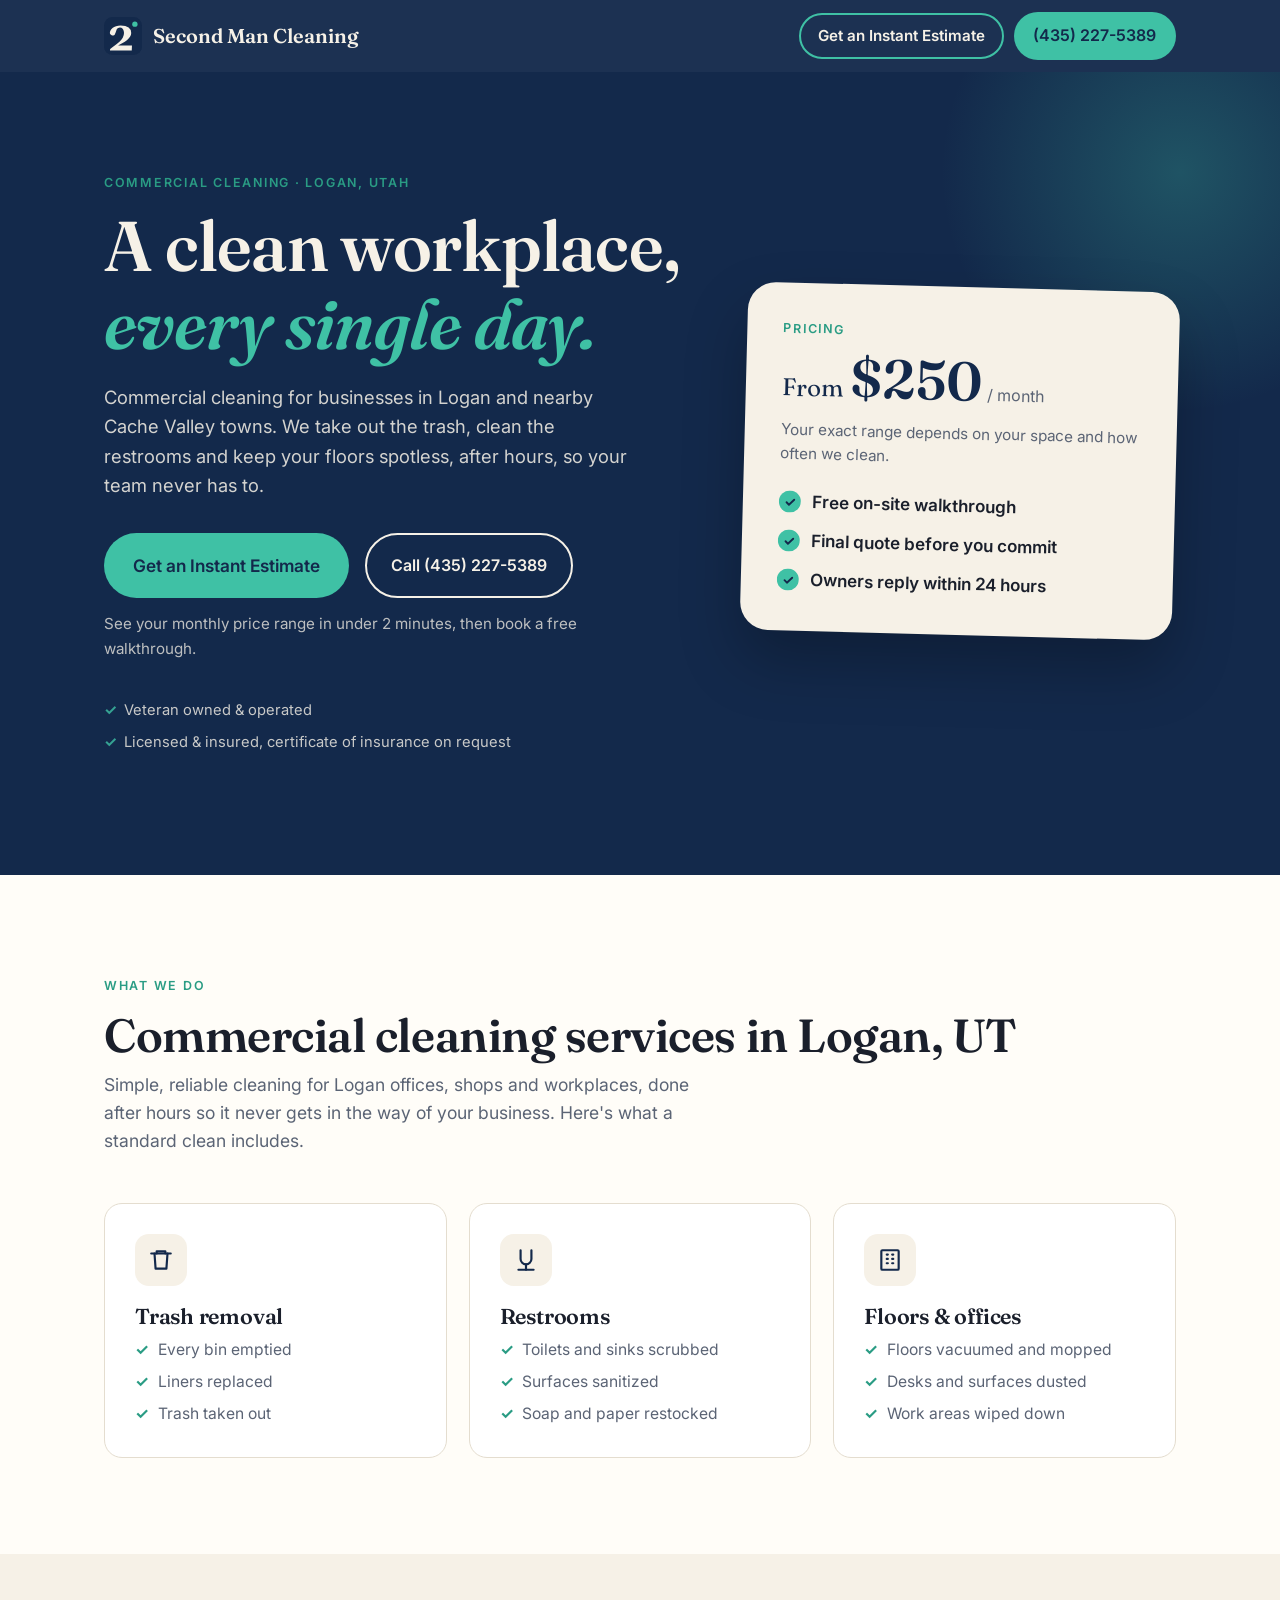
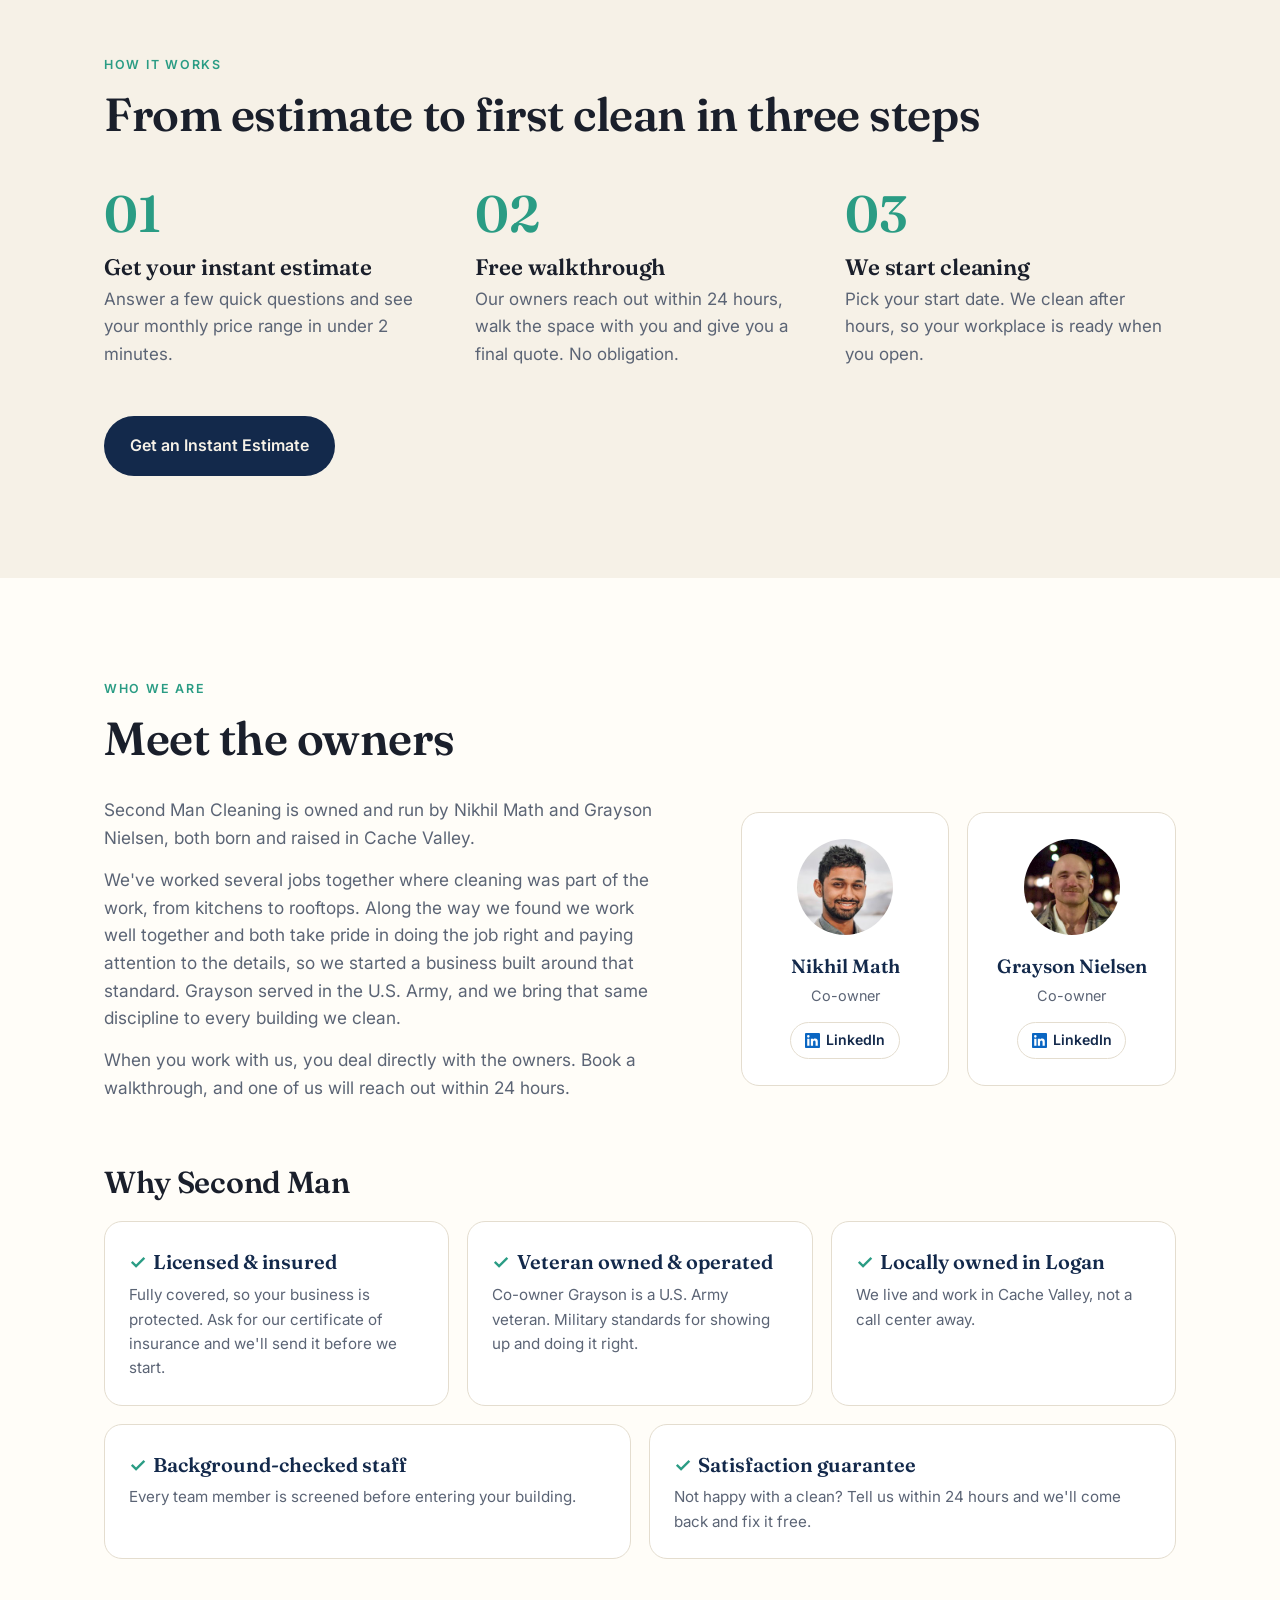
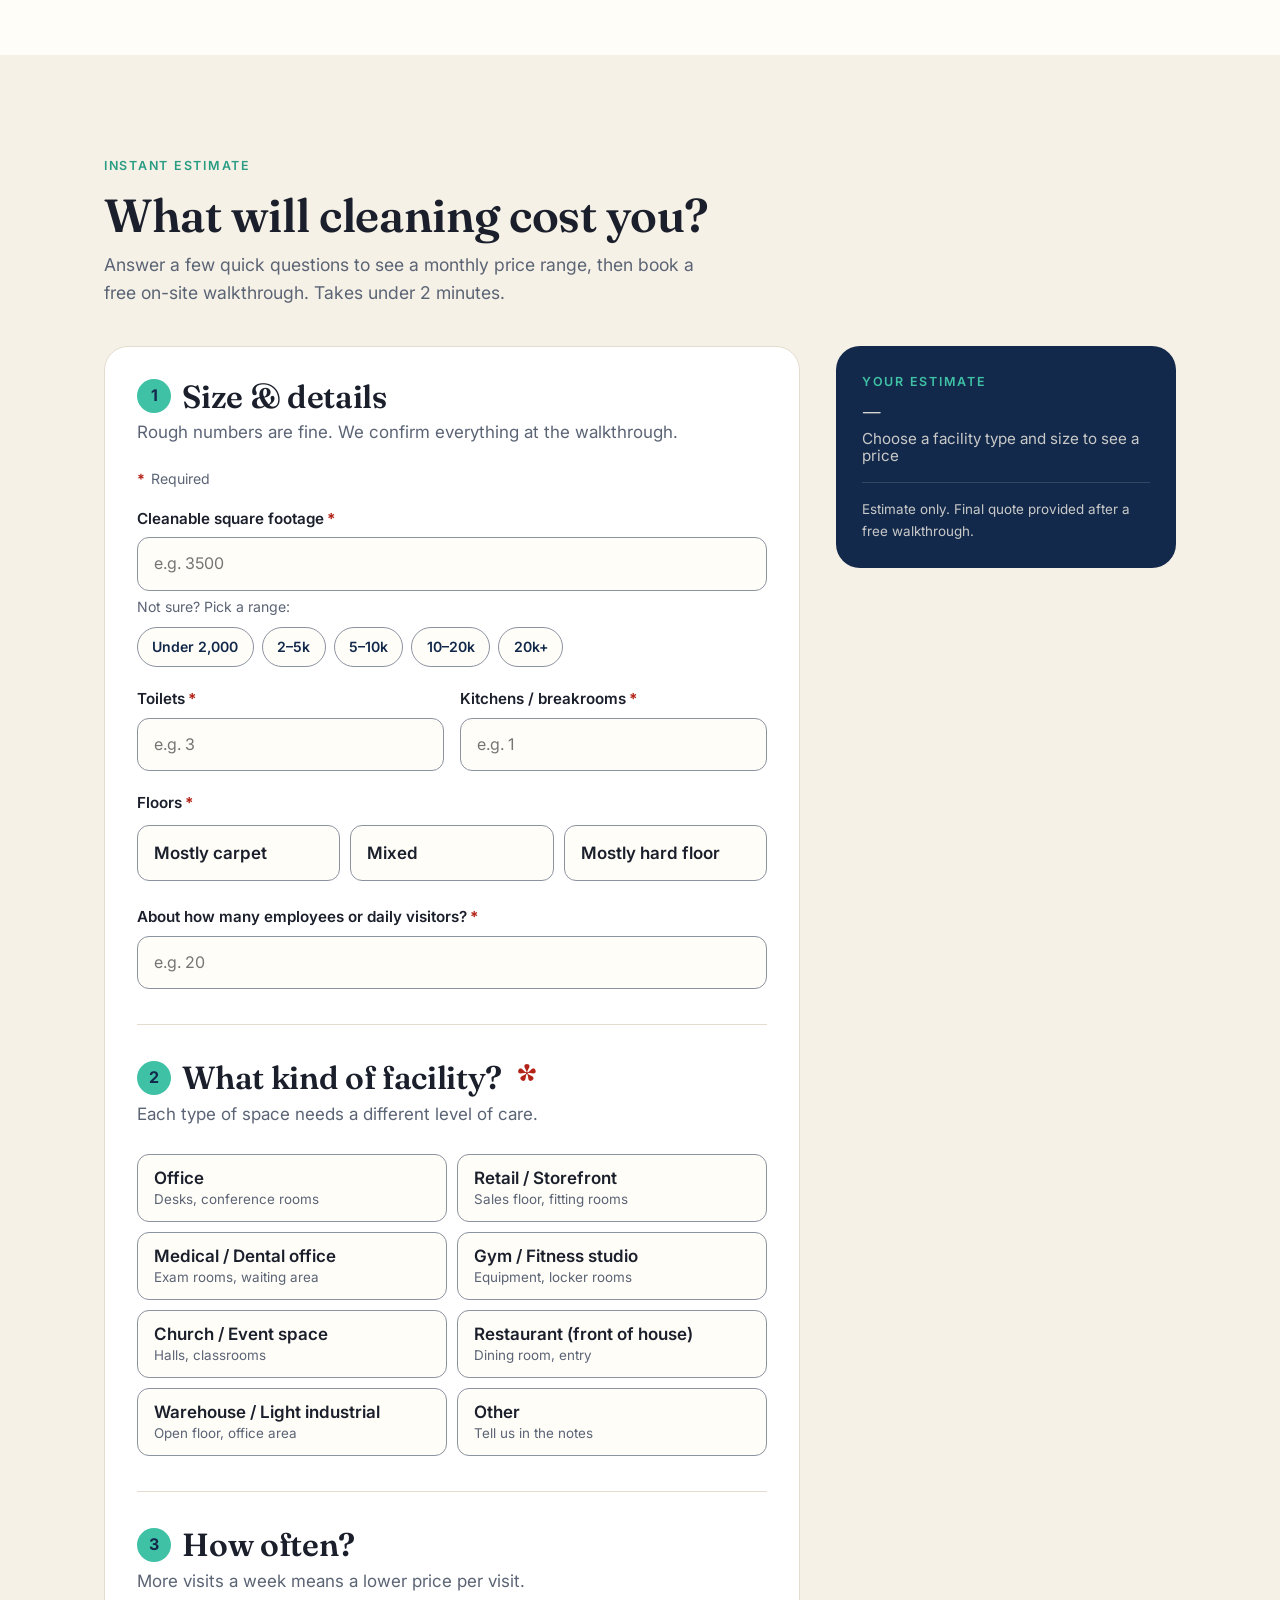
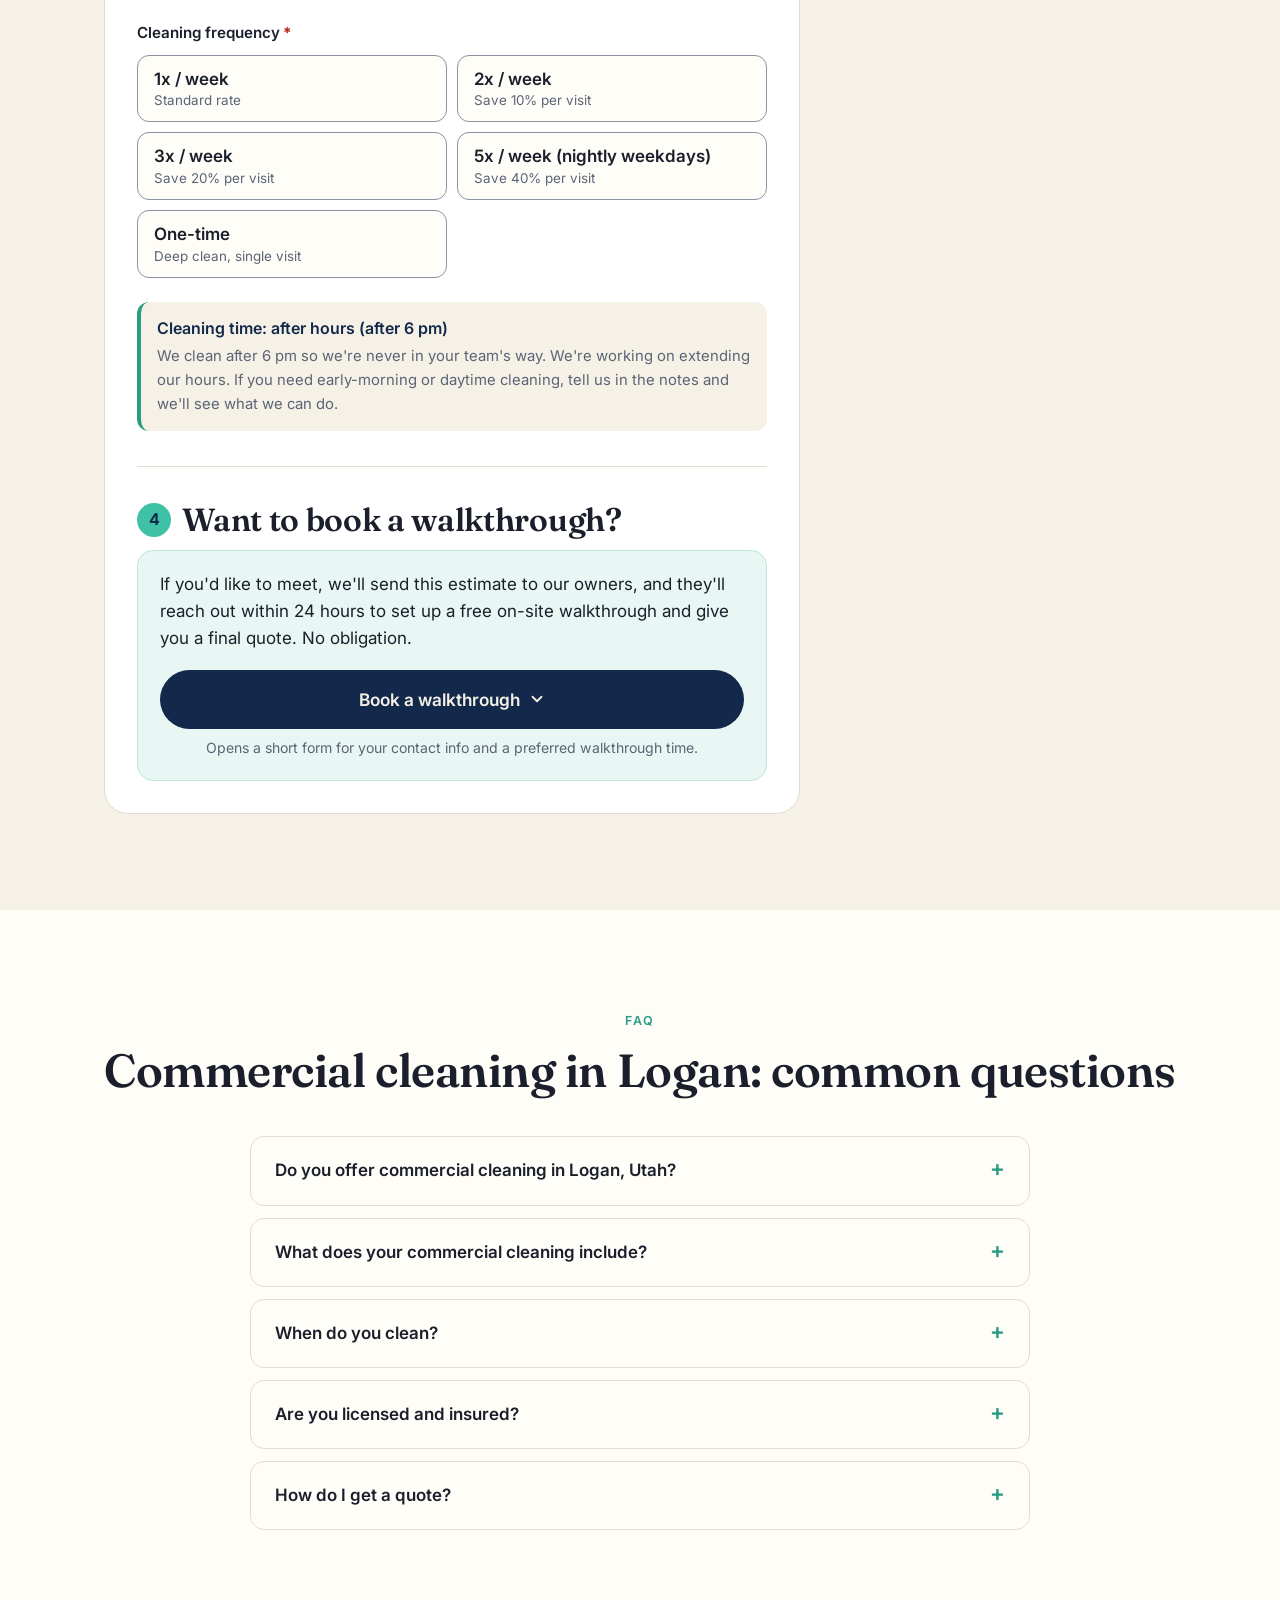
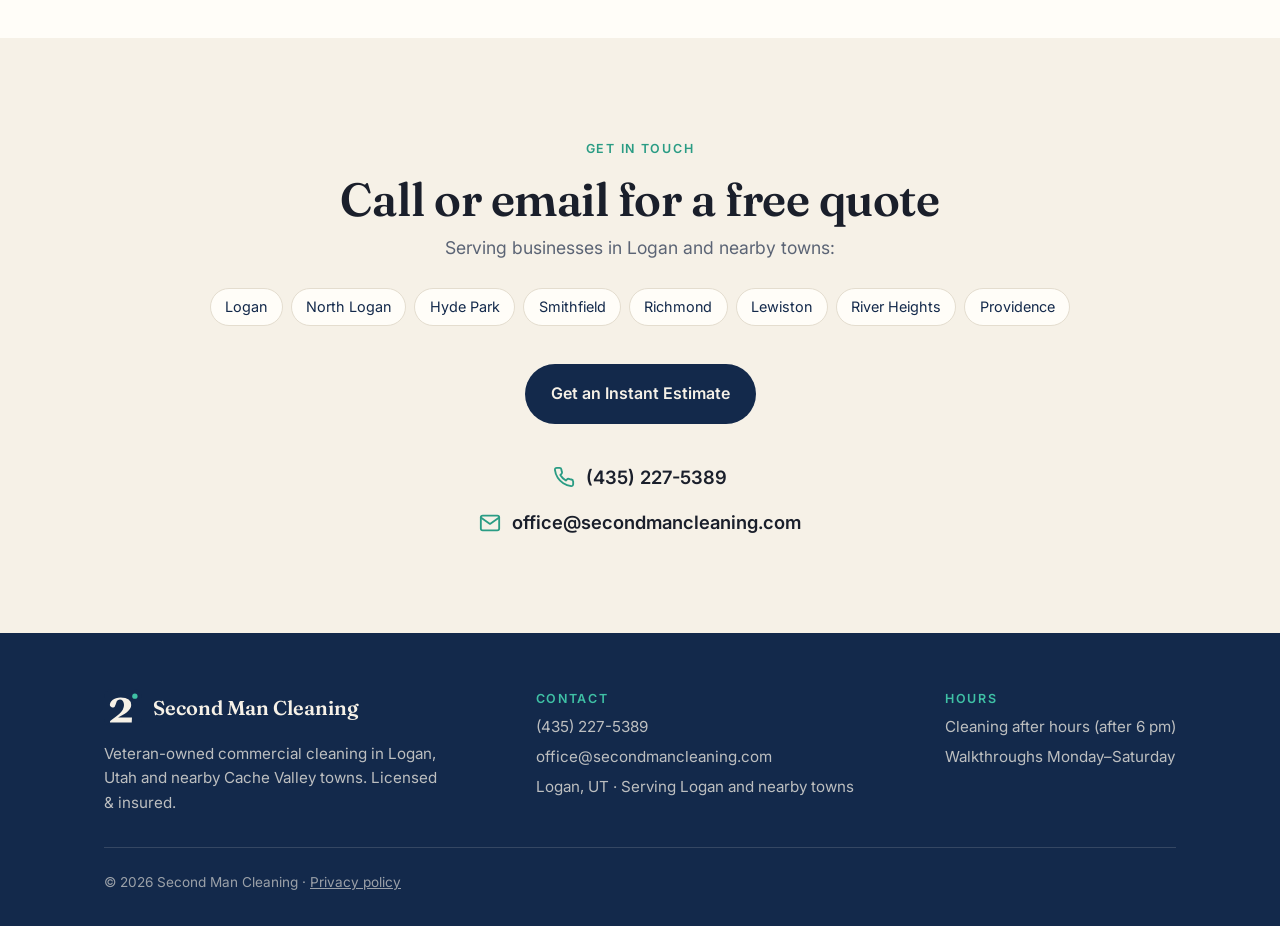
<file: estimate.html>
<!doctype html>
<!-- The estimate calculator now lives on the homepage (#estimate).
     This page only forwards old /estimate links, keeping any shared answers in the URL. -->
<html lang="en">
<head>
  <meta charset="utf-8">
  <meta name="viewport" content="width=device-width, initial-scale=1">
  <meta name="robots" content="noindex">
  <title>Instant Estimate | Second Man Cleaning</title>
  <link rel="canonical" href="https://secondmancleaning.com/#estimate">
  <link rel="icon" href="/assets/favicon.svg" type="image/svg+xml">
  <script>location.replace('/' + location.search + '#estimate');</script>
  <noscript><meta http-equiv="refresh" content="0; url=/#estimate"></noscript>
</head>
<body>
  <p><a href="/#estimate">Go to the instant estimate</a></p>
</body>
</html>
</file>
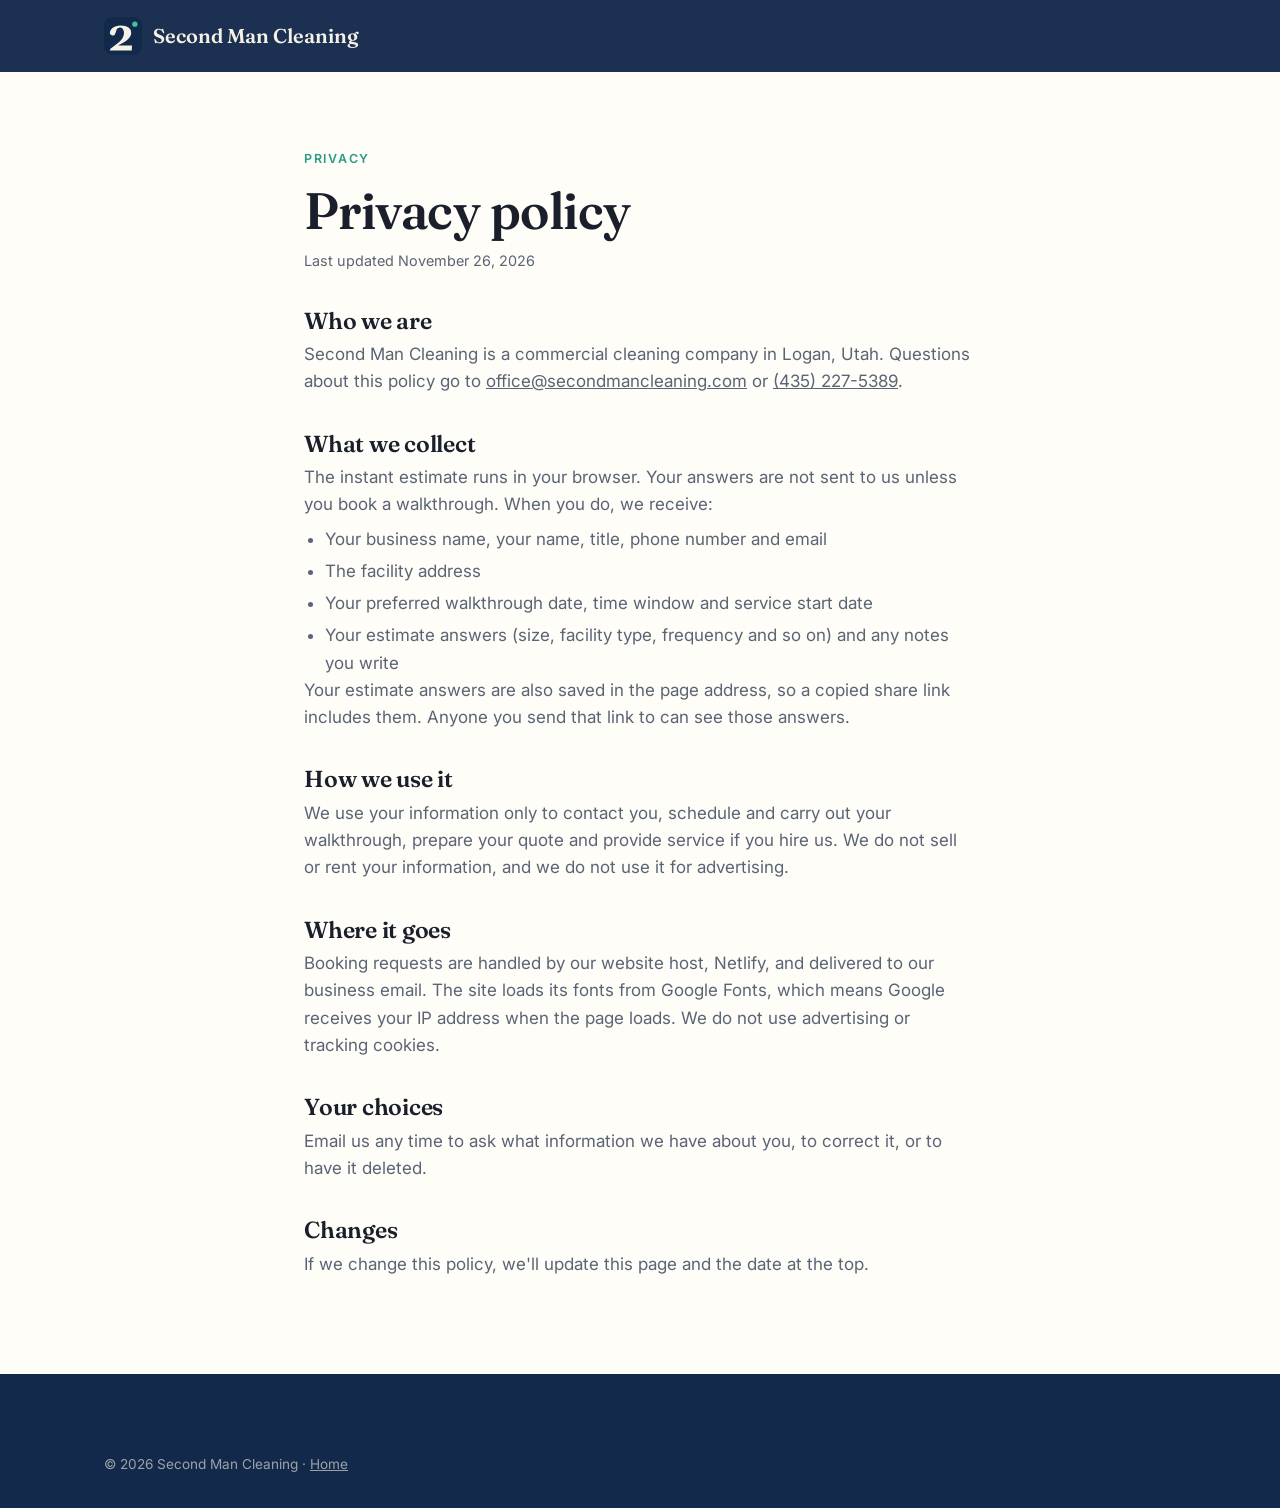
<file: privacy.html>
<!doctype html>
<html lang="en">
<head>
  <meta charset="utf-8">
  <meta name="viewport" content="width=device-width, initial-scale=1">
  <title>Privacy Policy | Second Man Cleaning</title>
  <meta name="description" content="How Second Man Cleaning handles the information you share when you request an estimate or walkthrough.">
  <link rel="canonical" href="https://secondmancleaning.com/privacy">
  <link rel="icon" href="/favicon.ico" sizes="any">
  <link rel="icon" href="/assets/favicon.svg" type="image/svg+xml">
  <link rel="apple-touch-icon" href="/assets/apple-touch-icon.png">
  <link rel="manifest" href="/site.webmanifest">
  <meta name="theme-color" content="#13294b">
  <link rel="preconnect" href="https://fonts.googleapis.com">
  <link rel="preconnect" href="https://fonts.gstatic.com" crossorigin>
  <link href="https://fonts.googleapis.com/css2?family=Fraunces:wght@600&family=Inter:wght@400;600&display=swap" rel="stylesheet">
  <link rel="stylesheet" href="/assets/styles.css">
</head>
<body>
  <nav class="nav" aria-label="Main">
    <div class="wrap">
      <a class="brand" href="/">
        <img class="brand-mark" src="/assets/favicon.svg" alt="" width="38" height="38">
        Second Man Cleaning
      </a>
    </div>
  </nav>

  <main class="prose">
    <span class="eyebrow">Privacy</span>
    <h1>Privacy policy</h1>
    <p class="updated">Last updated November 26, 2026</p>

    <h2>Who we are</h2>
    <p>Second Man Cleaning is a commercial cleaning company in Logan, Utah. Questions about this policy go to <a href="mailto:office@secondmancleaning.com">office@secondmancleaning.com</a> or <a href="tel:+14352275389">(435) 227-5389</a>.</p>

    <h2>What we collect</h2>
    <p>The instant estimate runs in your browser. Your answers are not sent to us unless you book a walkthrough. When you do, we receive:</p>
    <ul>
      <li>Your business name, your name, title, phone number and email</li>
      <li>The facility address</li>
      <li>Your preferred walkthrough date, time window and service start date</li>
      <li>Your estimate answers (size, facility type, frequency and so on) and any notes you write</li>
    </ul>
    <p>Your estimate answers are also saved in the page address, so a copied share link includes them. Anyone you send that link to can see those answers.</p>

    <h2>How we use it</h2>
    <p>We use your information only to contact you, schedule and carry out your walkthrough, prepare your quote and provide service if you hire us. We do not sell or rent your information, and we do not use it for advertising.</p>

    <h2>Where it goes</h2>
    <p>Booking requests are handled by our website host, Netlify, and delivered to our business email. The site loads its fonts from Google Fonts, which means Google receives your IP address when the page loads. We do not use advertising or tracking cookies.</p>

    <h2>Your choices</h2>
    <p>Email us any time to ask what information we have about you, to correct it, or to have it deleted.</p>

    <h2>Changes</h2>
    <p>If we change this policy, we'll update this page and the date at the top.</p>
  </main>

  <footer>
    <div class="wrap">
      <div class="bottom">© <span id="year">2026</span> Second Man Cleaning · <a href="/">Home</a></div>
    </div>
  </footer>
  <script>document.getElementById('year').textContent = new Date().getFullYear();</script>
</body>
</html>
</file>
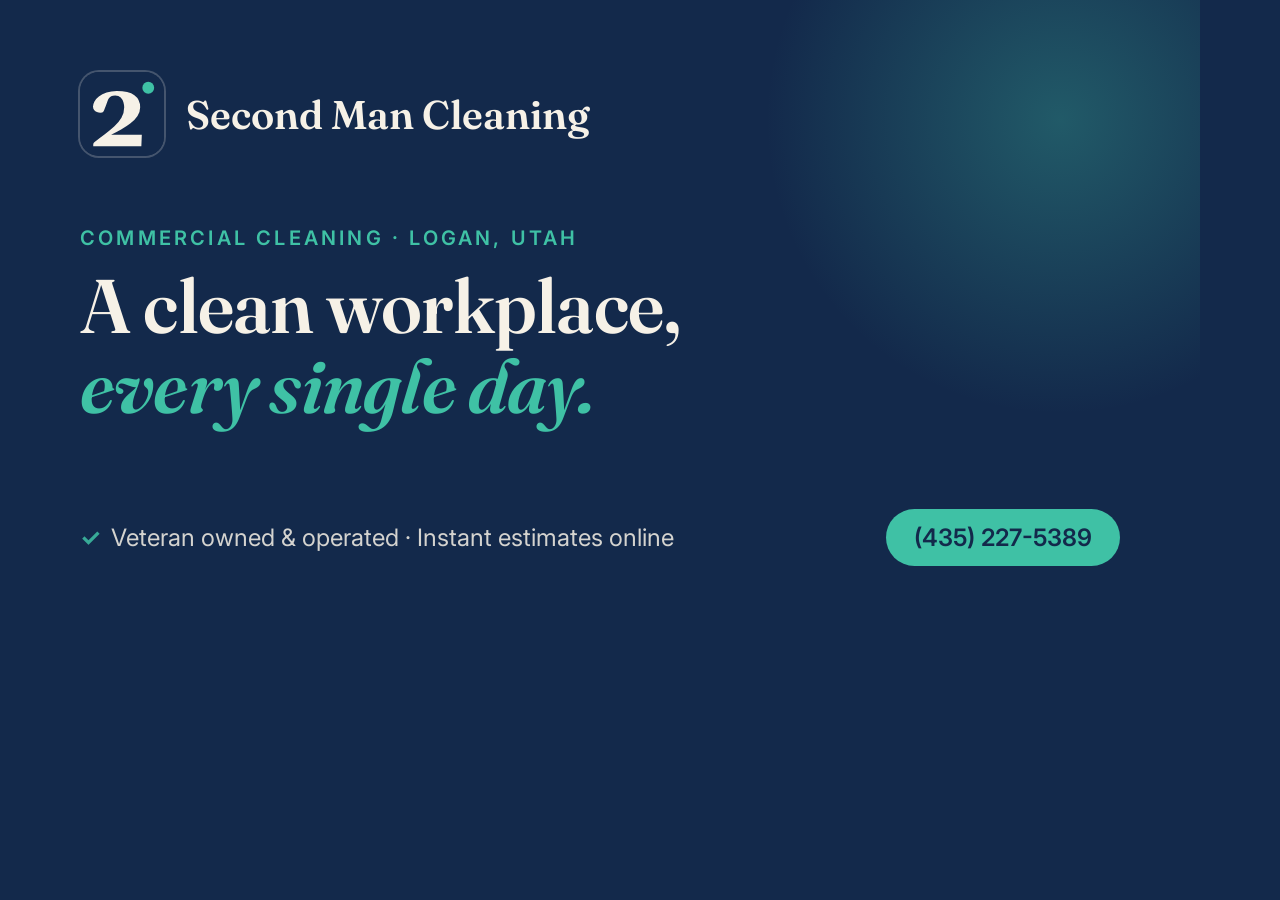
<file: assets/og-card.html>
<!doctype html>
<!-- Source for og-card.png (1200x630). Re-render after any site change:
     "/Applications/Google Chrome.app/Contents/MacOS/Google Chrome" --headless --hide-scrollbars \
       --window-size=1200,630 --virtual-time-budget=5000 --screenshot=assets/og-card.png assets/og-card.html -->
<html lang="en">
<head>
<meta charset="utf-8">
<meta name="robots" content="noindex">
<link href="https://fonts.googleapis.com/css2?family=Fraunces:ital,opsz,wght@0,9..144,600;1,9..144,600&family=Inter:wght@400;600&display=swap" rel="stylesheet">
<style>
  *{margin:0;padding:0;box-sizing:border-box}
  html,body{width:1200px;height:630px;overflow:hidden}
  body{background:#13294b;color:#f6f1e7;font-family:Inter,system-ui,sans-serif;position:relative;padding:72px 80px}
  body::after{content:"";position:absolute;right:-180px;top:-200px;width:640px;height:640px;border-radius:50%;background:radial-gradient(circle,rgba(63,193,165,.32),transparent 65%)}
  .brand{display:flex;align-items:center;gap:22px;position:relative;z-index:1}
  .brand img{width:84px;height:84px;border-radius:19px;box-shadow:0 0 0 2px rgba(246,241,231,.22)}
  .brand span{font-family:Fraunces,Georgia,serif;font-weight:600;font-size:40px}
  .eyebrow{margin-top:70px;font-size:20px;font-weight:600;letter-spacing:.16em;text-transform:uppercase;color:#3fc1a5;position:relative;z-index:1}
  h1{font-family:Fraunces,Georgia,serif;font-weight:600;font-size:76px;line-height:1.05;letter-spacing:-.01em;margin-top:16px;position:relative;z-index:1}
  h1 em{color:#3fc1a5}
  .foot{position:absolute;left:80px;right:80px;bottom:64px;display:flex;justify-content:space-between;align-items:center;font-size:24px;z-index:1}
  .vet{opacity:.85}
  .vet::before{content:"✓";color:#3fc1a5;font-weight:700;margin-right:10px}
  .phone{background:#3fc1a5;color:#13294b;font-weight:600;border-radius:999px;padding:14px 28px}
</style>
</head>
<body>
  <div class="brand"><img src="favicon.svg" alt=""><span>Second Man Cleaning</span></div>
  <div class="eyebrow">Commercial cleaning · Logan, Utah</div>
  <h1>A clean workplace,<br><em>every single day.</em></h1>
  <div class="foot">
    <span class="vet">Veteran owned &amp; operated · Instant estimates online</span>
    <span class="phone">(435) 227-5389</span>
  </div>
</body>
</html>
</file>
<file: assets/styles.css>
:root{
  --navy:#13294b; --navy-2:#1d3a66; --mint:#3fc1a5; --mint-d:#2a9c84;
  --cream:#f6f1e7; --paper:#fffdf8; --ink:#1a1f2b; --muted:#5b6475; --line:#e4ddcf;
  --radius:18px; --max:1120px;
  --serif:"Fraunces",Georgia,serif; --sans:"Inter",system-ui,-apple-system,Segoe UI,Roboto,sans-serif;
}
*{box-sizing:border-box;margin:0;padding:0}
html{scroll-behavior:smooth}
body{font-family:var(--sans);color:var(--ink);background:var(--paper);line-height:1.6;font-size:17px;-webkit-font-smoothing:antialiased}
img,svg{display:block;max-width:100%}
a{color:inherit}
.wrap{max-width:var(--max);margin:0 auto;padding:0 24px}
h1,h2,h3{font-family:var(--serif);line-height:1.1;font-weight:600;letter-spacing:-.01em}
h2{font-size:clamp(2rem,4vw,2.9rem);margin-bottom:.6rem}
.eyebrow{display:inline-block;font-size:.78rem;font-weight:600;letter-spacing:.14em;text-transform:uppercase;color:var(--mint-d);margin-bottom:.9rem}
.lede{color:var(--muted);font-size:1.1rem;max-width:620px}
section{padding:96px 0}

/* buttons */
.btn{display:inline-flex;align-items:center;gap:.5rem;padding:.95rem 1.5rem;border-radius:999px;font-weight:600;text-decoration:none;border:2px solid transparent;transition:transform .15s,background .15s,color .15s;cursor:pointer;font-size:1rem;font-family:var(--sans)}
.btn:hover{transform:translateY(-2px)}
.btn-primary{background:var(--mint);color:var(--navy)}
.btn-primary:hover{background:#56d3b8}
.btn-ghost{border-color:currentColor;color:var(--cream)}
.btn-ghost:hover{background:var(--cream);color:var(--navy)}

/* nav */
.nav{position:sticky;top:0;z-index:50;background:rgba(19,41,75,.96);backdrop-filter:blur(8px);color:var(--cream)}
.nav .wrap{display:flex;align-items:center;justify-content:space-between;height:72px}
.brand{display:flex;align-items:center;gap:.7rem;text-decoration:none;font-family:var(--serif);font-size:1.25rem;font-weight:600}
.brand-mark{width:38px;height:38px}
.nav-links{display:flex;gap:2rem;list-style:none;align-items:center}
.nav-links a{text-decoration:none;font-size:.95rem;opacity:.85}
.nav-links a:hover{opacity:1}
.nav-links .btn{opacity:1;padding:.6rem 1.1rem}
.menu-btn{display:none;background:none;border:0;color:var(--cream);font-size:1.6rem;cursor:pointer}

/* hero */
.hero{background:var(--navy);color:var(--cream);padding:96px 0 120px;position:relative;overflow:hidden}
.hero::after{content:"";position:absolute;right:-160px;top:-160px;width:520px;height:520px;border-radius:50%;background:radial-gradient(circle,rgba(63,193,165,.28),transparent 65%)}
.hero .wrap{display:grid;grid-template-columns:1.15fr .85fr;gap:56px;align-items:center;position:relative;z-index:1}
.hero h1{font-size:clamp(2.6rem,6vw,4.4rem);margin-bottom:1.3rem}
.hero h1 em{font-style:italic;color:var(--mint)}
.hero p{font-size:1.15rem;opacity:.85;max-width:540px;margin-bottom:2rem}
.hero-ctas{display:flex;gap:1rem;flex-wrap:wrap}
.hero-points{display:flex;flex-direction:column;gap:.5rem;margin-top:2.4rem;flex-wrap:wrap;font-size:.92rem;opacity:.8}
.hero-points span::before{content:"✓";color:var(--mint);font-weight:700;margin-right:.45rem}
.hero-card{background:var(--cream);color:var(--ink);border-radius:28px;padding:36px;box-shadow:0 30px 60px rgba(0,0,0,.25);transform:rotate(1.5deg)}
.hero-card h3{font-size:1.5rem;margin-bottom:1rem}
.check{list-style:none;display:grid;gap:.75rem}
.check li{display:flex;gap:.7rem;align-items:flex-start}
.check li::before{content:"";flex:0 0 22px;height:22px;border-radius:50%;background:var(--mint) url("data:image/svg+xml,%3Csvg xmlns='http://www.w3.org/2000/svg' viewBox='0 0 24 24' fill='none' stroke='%2313294b' stroke-width='3.5' stroke-linecap='round' stroke-linejoin='round'%3E%3Cpath d='M5 12.5l4.5 4.5L19 7.5'/%3E%3C/svg%3E") center/13px no-repeat;margin-top:2px}

/* services */
.grid{display:grid;grid-template-columns:repeat(3,1fr);gap:22px;margin-top:3rem}
.card{background:#fff;border:1px solid var(--line);border-radius:var(--radius);padding:30px;transition:transform .2s,box-shadow .2s}
.card:hover{transform:translateY(-4px);box-shadow:0 18px 40px rgba(19,41,75,.08)}
.card .icon{width:52px;height:52px;border-radius:14px;background:var(--cream);display:grid;place-items:center;margin-bottom:1.2rem;color:var(--navy)}
.card h3{font-size:1.35rem;margin-bottom:.5rem}
.card p{color:var(--muted);font-size:.98rem}
.card-list{list-style:none;display:grid;gap:.45rem;color:var(--muted);font-size:.98rem}
.card-list li{display:flex;gap:.55rem;align-items:baseline}
.card-list li::before{content:"✓";color:var(--mint-d);font-weight:700}
.card.feature{background:var(--navy);color:var(--cream);border-color:var(--navy)}
.card.feature p{color:rgba(246,241,231,.75)}
.card.feature .icon{background:var(--mint)}

/* steps */
.steps-sec{background:var(--cream)}
.steps{display:grid;grid-template-columns:repeat(3,1fr);gap:40px;margin-top:3rem;counter-reset:s}
.step{position:relative;padding-top:4.2rem}
.step::before{counter-increment:s;content:"0" counter(s);position:absolute;top:0;left:0;font-family:var(--serif);font-size:3.2rem;font-weight:600;color:var(--mint-d);line-height:1}
.step h3{font-size:1.4rem;margin-bottom:.4rem}
.step p{color:var(--muted)}
ol.steps{list-style:none}

/* who we are */
.about{display:grid;grid-template-columns:1.15fr .85fr;gap:48px;align-items:center;margin-top:2rem}
.about-text p{color:var(--muted);font-size:1.08rem;max-width:560px}
.about-text p+p{margin-top:.9rem}
.owners{display:grid;grid-template-columns:1fr 1fr;gap:18px}
.owner{background:#fff;border:1px solid var(--line);border-radius:var(--radius);padding:26px 18px;text-align:center}
.owner-photo{width:96px;height:96px;border-radius:50%;margin:0 auto 1rem;display:grid;place-items:center;background:var(--navy);color:var(--cream);font-family:var(--serif);font-size:1.8rem;font-weight:600;object-fit:cover}
.owner figcaption b{display:block;font-family:var(--serif);font-size:1.2rem;font-weight:600;color:var(--navy)}
.owner figcaption span{color:var(--muted);font-size:.9rem}
.owner-link{display:inline-flex;align-items:center;gap:.4rem;margin-top:.8rem;padding:.4rem .85rem;min-height:36px;border:1.5px solid var(--line);border-radius:999px;font-size:.88rem;font-weight:600;color:var(--navy);text-decoration:none}
.owner-link svg{color:#0a66c2}
.owner-link:hover{border-color:var(--mint-d)}
.owner-link:focus-visible{outline:3px solid var(--mint-d);outline-offset:2px}
.about-why{font-size:clamp(1.5rem,3vw,1.9rem);margin-top:4rem}
@media (max-width:900px){.about{grid-template-columns:1fr;gap:28px}.owners{max-width:480px}}
.steps-cta{margin-top:2.6rem}
@media (max-width:900px){ol.steps{grid-template-columns:1fr;gap:28px;max-width:560px}.step{padding:0 0 0 4.6rem}.step::before{font-size:2.6rem}}

/* why */
.why .wrap{display:grid;grid-template-columns:1fr 1fr;gap:64px;align-items:center}
.why-list{display:grid;gap:1.6rem}
.why-item{display:grid;grid-template-columns:auto 1fr;gap:1rem}
.why-item b{display:block;font-family:var(--serif);font-size:1.25rem;font-weight:600;margin-bottom:.15rem}
.why-item p{color:var(--muted)}
.dot{width:12px;height:12px;border-radius:50%;background:var(--mint);margin-top:.55rem}
.area{background:var(--navy);color:var(--cream);border-radius:28px;padding:40px}
.area h3{font-size:1.7rem;margin-bottom:.6rem}
.area p{opacity:.8;margin-bottom:1.4rem}
.chips{display:flex;flex-wrap:wrap;gap:.5rem}
.chips span{border:1px solid rgba(246,241,231,.3);border-radius:999px;padding:.4rem .9rem;font-size:.9rem}

/* faq */
.faq-sec{background:var(--cream)}
.faq{max-width:780px;margin:2.5rem auto 0}
.faq details{background:var(--paper);border:1px solid var(--line);border-radius:14px;margin-bottom:12px;padding:0 24px}
.faq summary{cursor:pointer;list-style:none;padding:20px 0;font-weight:600;display:flex;justify-content:space-between;gap:1rem}
.faq summary::-webkit-details-marker{display:none}
.faq summary::after{content:"+";font-size:1.4rem;color:var(--mint-d);line-height:1}
.faq details[open] summary::after{content:"–"}
.faq details p{padding-bottom:20px;color:var(--muted)}
.center{text-align:center}
.center .lede{margin:0 auto}

/* quote form */
.quote .wrap{display:grid;grid-template-columns:.9fr 1.1fr;gap:56px;align-items:start}
.contact-lines{margin-top:2rem;display:grid;gap:1rem}
.contact-lines a{text-decoration:none;font-weight:600;display:flex;gap:.7rem;align-items:center}
.contact-lines svg{color:var(--mint-d)}
form.qf{background:#fff;border:1px solid var(--line);border-radius:24px;padding:36px;display:grid;grid-template-columns:1fr 1fr;gap:18px}
.qf .full{grid-column:1/-1}
.qf label{display:block;font-size:.88rem;font-weight:600;margin-bottom:.4rem}
.qf input,.qf select,.qf textarea{width:100%;padding:.85rem 1rem;border:1.5px solid var(--line);border-radius:12px;font:inherit;font-size:1rem;background:var(--paper);color:var(--ink)}
.qf input:focus,.qf select:focus,.qf textarea:focus{outline:none;border-color:var(--mint);box-shadow:0 0 0 4px rgba(63,193,165,.18)}
.qf textarea{min-height:120px;resize:vertical}
.qf .btn{justify-content:center;width:100%;background:var(--navy);color:var(--cream)}
.qf .btn:hover{background:var(--navy-2)}
.hidden{position:absolute;left:-9999px}
.fine{font-size:.82rem;color:var(--muted)}

/* footer */
footer{background:var(--navy);color:var(--cream);padding:56px 0 32px}
footer .top{display:flex;justify-content:space-between;gap:2rem;flex-wrap:wrap;padding-bottom:32px;border-bottom:1px solid rgba(246,241,231,.15)}
footer p,footer a{opacity:.75;font-size:.95rem;text-decoration:none}
footer a:hover{opacity:1}
footer .links{display:flex;gap:1.6rem;flex-wrap:wrap}
footer .bottom{padding-top:24px;font-size:.85rem;opacity:.6}
footer .foot-about{max-width:340px}
footer .foot-about .brand{opacity:1;margin-bottom:.9rem}
footer .foot-col{display:grid;gap:.35rem;align-content:start}
footer .foot-h{opacity:1;font-size:.78rem;font-weight:600;letter-spacing:.14em;text-transform:uppercase;color:var(--mint)}
footer .bottom a{opacity:1;font-size:inherit;text-decoration:underline}

/* text pages (privacy policy) */
.prose{max-width:720px;margin:0 auto;padding:72px 24px 96px}
.prose h1{font-size:clamp(2.2rem,5vw,3.2rem);margin-bottom:.6rem}
.prose h2{font-size:1.45rem;margin:2.2rem 0 .5rem}
.prose p,.prose li{color:var(--muted)}
.prose p+p{margin-top:.8rem}
.prose ul{padding-left:1.3rem;display:grid;gap:.3rem;margin-top:.5rem}
.prose .updated{font-size:.9rem}

/* simple pages */
.simple{min-height:70vh;display:grid;place-items:center;text-align:center;padding:80px 24px}
.simple h1{font-size:clamp(2.4rem,5vw,3.6rem);margin-bottom:1rem}
.simple p{color:var(--muted);margin-bottom:2rem;font-size:1.1rem}

/* responsive */
@media (max-width:900px){
  section{padding:72px 0}
  .hero .wrap,.why .wrap,.quote .wrap{grid-template-columns:1fr}
  .hero-card{transform:none}
  .grid,.steps{grid-template-columns:1fr 1fr}
}
@media (max-width:640px){
  .grid,.steps{grid-template-columns:1fr}
  form.qf{grid-template-columns:1fr;padding:24px}
  .menu-btn{display:block}
  .nav-links{display:none;position:absolute;top:72px;left:0;right:0;background:var(--navy);flex-direction:column;padding:24px;gap:1.2rem}
  .nav-links.open{display:flex}
}
@media (prefers-reduced-motion:reduce){*{transition:none!important;scroll-behavior:auto!important}}

/* simplified homepage */
.hero p{margin-bottom:2rem}
.nav-cta{padding:.6rem 1.1rem}
.contact-center{justify-items:center;font-size:1.15rem}
@media (max-width:640px){.nav-cta{font-size:.9rem;padding:.5rem .9rem}.nav .brand{font-size:1.05rem}}
.nav-cta,.nav .brand{white-space:nowrap}
@media (max-width:400px){.nav .brand{font-size:.95rem;gap:.5rem}.nav .brand-mark{width:32px;height:32px}.nav-cta{font-size:.82rem;padding:.45rem .75rem}}
@media (max-width:400px){.nav .wrap{gap:10px}.nav .brand{font-size:.88rem}}
.city-chips{list-style:none;justify-content:center;max-width:900px;margin:1.6rem auto 2rem}
.city-chips li{border:1px solid var(--line);background:var(--paper);color:var(--navy);border-radius:999px;padding:.4rem .9rem;font-size:.9rem}

/* instant estimate buttons (nav + homepage) */
.nav-actions{display:flex;align-items:center;gap:10px}
.nav-est{white-space:nowrap;padding:.55rem 1.05rem;border-color:var(--mint);color:var(--cream);font-size:.95rem}
.nav-est:hover{background:var(--mint);color:var(--navy)}
.nav-est .short,.nav-cta .ph-ico{display:none}
.hero .hero-ctas{margin-bottom:.9rem}
.btn-lg{font-size:1.08rem;padding:1.05rem 1.7rem}
.hero .hero-sub{font-size:.95rem;opacity:.75;margin-bottom:0}
.btn-next-home{background:var(--navy);color:var(--cream);margin:.4rem 0 .4rem}

/* hero pricing card (right column on desktop, below the text on phones) */
.hero .hero-card p{opacity:1;max-width:none;margin:0;font-size:1rem}
.hero .hero-card .hero-card-label{font-size:.78rem;font-weight:600;letter-spacing:.14em;text-transform:uppercase;color:var(--mint-d)}
.hero .hero-card .hero-price{font-family:var(--serif);font-size:1.5rem;line-height:1.1;color:var(--navy);margin-top:.5rem}
.hero-price b{font-size:3.4rem;font-weight:600;margin-left:.15rem}
.hero-price span{font-family:var(--sans);font-size:1rem;color:var(--muted);margin-left:.3rem}
.hero .hero-card .hero-card-note{color:var(--muted);font-size:.95rem;margin:.7rem 0 1.4rem}
.hero-card .check{font-weight:600}
@media (max-width:900px){.hero .wrap{gap:44px}.hero-card{padding:28px}}
.btn-next-home:hover{background:var(--navy-2)}
@media (max-width:820px){.nav-est .long{display:none}.nav-est .short{display:inline}}
@media (max-width:640px){
  .nav-cta .ph-num{display:none}.nav-cta .ph-ico{display:block}
  .nav .nav-cta{padding:.55rem;width:40px;height:40px;justify-content:center}
  .nav-est{font-size:.85rem;padding:.5rem .8rem}
}
@media (max-width:400px){.nav-est{font-size:.78rem;padding:.45rem .65rem}.nav-actions{gap:6px}}
</file>
<file: assets/estimate.css>
/* Instant estimate section on the homepage (#estimate). Shares tokens from styles.css. */
:root{--err:#b42318;--field:#8b93a1}
[hidden]{display:none!important}
.sr-only{position:absolute;width:1px;height:1px;padding:0;margin:-1px;overflow:hidden;clip:rect(0,0,0,0);white-space:nowrap;border:0}
.hp{position:absolute;left:-9999px}


.est-sec{background:var(--cream);padding:96px 0}
.est-intro{margin-bottom:2.4rem}
.est-intro h2{margin-bottom:.6rem}
.est-layout{display:grid;grid-template-columns:minmax(0,1fr) 340px;gap:36px;align-items:start}
.wizard{background:#fff;border:1px solid var(--line);border-radius:24px;padding:32px;scroll-margin-top:90px}
.wizard:focus{outline:none}
.noscript{background:var(--cream);border-radius:14px;padding:18px;margin-bottom:20px}


.shared-note{display:flex;align-items:center;justify-content:space-between;gap:12px;flex-wrap:wrap;background:#e8f7f3;border:1px solid #bfe7dc;border-radius:14px;padding:12px 16px;margin-bottom:22px;font-size:.95rem}
.btn-small{padding:.55rem 1rem;font-size:.92rem;background:var(--navy);color:var(--cream)}

/* form sections */
#book .step-panel,.step-panel+.step-panel{margin-top:2.2rem;padding-top:2.2rem;border-top:1px solid var(--line)}
.step-panel h3{display:flex;align-items:center;gap:.7rem;font-size:clamp(1.5rem,3.2vw,2rem);margin-bottom:.35rem;scroll-margin-top:96px}
.step-panel h3:focus{outline:none}
.sec-num{flex:none;display:inline-grid;place-items:center;width:34px;height:34px;border-radius:50%;background:var(--mint);color:var(--navy);font-family:var(--sans);font-size:1rem;font-weight:700}
.form-end{margin-top:1.6rem}
.btn-submit{width:100%;justify-content:center;font-size:1.08rem;padding:1.05rem 1.5rem}
.step-intro{color:var(--muted);margin-bottom:1.6rem}
fieldset{border:0;margin:0 0 1.5rem;padding:0;min-width:0}
legend{display:block;font-weight:600;font-size:.95rem;margin-bottom:.6rem;padding:0}
.hint{font-weight:400;color:var(--muted);font-size:.88rem;margin-top:.35rem}
legend .hint{margin-left:.35rem}
.hint:empty{display:none}

.opts{display:grid;grid-template-columns:repeat(2,minmax(0,1fr));gap:10px}
.opts.cols-3{grid-template-columns:repeat(3,minmax(0,1fr))}
.opt{position:relative;display:block;cursor:pointer}
.opt input{position:absolute;inset:0;width:100%;height:100%;margin:0;opacity:0;cursor:pointer}
.opt>span{position:relative;display:flex;flex-direction:column;justify-content:center;gap:.15rem;height:100%;min-height:56px;padding:.75rem 2.1rem .75rem 1rem;border:1.5px solid var(--field);border-radius:12px;background:var(--paper);font-weight:600;line-height:1.3;transition:border-color .15s,background .15s}
.opt small{font-weight:400;color:var(--muted);font-size:.84rem}
.opt:hover>span{border-color:var(--mint-d)}
.opt input:checked+span{border-color:var(--mint-d);background:#e8f7f3;box-shadow:inset 0 0 0 1.5px var(--mint-d)}
.opt input:checked+span::after{content:"";position:absolute;top:50%;right:.8rem;width:20px;height:20px;margin-top:-10px;border-radius:50%;background:var(--mint-d) url("data:image/svg+xml,%3Csvg xmlns='http://www.w3.org/2000/svg' viewBox='0 0 24 24' fill='none' stroke='%23fff' stroke-width='3.5' stroke-linecap='round' stroke-linejoin='round'%3E%3Cpath d='M5 12.5l4.5 4.5L19 7.5'/%3E%3C/svg%3E") center/12px no-repeat}
.opt input:focus-visible+span{outline:3px solid var(--navy);outline-offset:2px}
.tag{display:inline-block;font-style:normal;font-weight:600;font-size:.72rem;letter-spacing:.04em;text-transform:uppercase;border-radius:999px;padding:.1rem .5rem;margin-left:.25rem;vertical-align:1px;white-space:nowrap}
.tag-rec{background:#dff3ee;color:#1d6f5e}
.tag-once{background:#e8edf5;color:var(--navy)}

.field{margin-bottom:1.25rem}
.field label{display:block;font-weight:600;font-size:.95rem;margin-bottom:.4rem}
.field label .hint{font-size:.85rem}
.field input,.field textarea{width:100%;padding:.8rem 1rem;border:1.5px solid var(--field);border-radius:12px;font:inherit;font-size:1rem;background:var(--paper);color:var(--ink);min-height:48px}
.field textarea{resize:vertical;min-height:96px}
.field input:focus,.field textarea:focus{outline:2px solid var(--navy);outline-offset:1px;border-color:var(--navy)}
[aria-invalid="true"]{border-color:var(--err)!important;background:#fff8f7!important}
.err{color:var(--err);font-size:.88rem;font-weight:600;margin-top:.4rem}
.err:empty{display:none}
.err::before{content:"! ";font-weight:700}
.err:focus{outline:none}
.row2{display:grid;grid-template-columns:repeat(2,minmax(0,1fr));gap:0 16px}

.quick{display:flex;flex-wrap:wrap;gap:8px;margin-top:.5rem}
.quick button{font:inherit;font-size:.88rem;font-weight:600;padding:.5rem .9rem;min-height:40px;border-radius:999px;border:1.5px solid var(--field);background:var(--paper);color:var(--navy);cursor:pointer}
.quick button:hover{border-color:var(--navy)}
.quick button[aria-pressed="true"]{background:var(--navy);border-color:var(--navy);color:var(--cream)}
.quick button:focus-visible{outline:3px solid var(--mint-d);outline-offset:2px}

.btn-next{background:var(--navy);color:var(--cream)}
.btn-next:hover{background:var(--navy-2)}
.btn-next:disabled{opacity:.6;cursor:wait;transform:none}
.btn-back{background:transparent;border-color:var(--field);color:var(--navy)}
.btn:focus-visible{outline:3px solid var(--mint-d);outline-offset:3px}

/* step 4: book-a-walkthrough call to action; the fields open below it */
.book-cta{background:#e8f7f3;border:1px solid #bfe7dc;border-radius:16px;padding:20px 22px;margin-top:.8rem}
.book-cta-est{color:var(--muted);font-size:.95rem;margin-bottom:.35rem}
.book-cta-est b{font-family:var(--serif);font-size:1.3rem;font-weight:600;color:var(--navy);margin-left:.2rem}
.book-cta .btn-submit{margin-top:1.1rem}
.book-cta-hint{text-align:center;font-size:.88rem;color:var(--muted);margin-top:.55rem}
#book-fields{margin-top:1.8rem}

/* booking: optional extras, collapsed */
.more{margin:.25rem 0 1.25rem;border:1.5px solid var(--line);border-radius:12px;background:#fff}
.more>summary{cursor:pointer;list-style:none;display:flex;align-items:center;flex-wrap:wrap;gap:.1rem .5rem;padding:.8rem 2.6rem .8rem 1rem;min-height:52px;font-weight:600;color:var(--navy);position:relative}
.more>summary::-webkit-details-marker{display:none}
.more>summary::after{content:"+";position:absolute;right:1rem;top:50%;transform:translateY(-50%);font-size:1.4rem;line-height:1;color:var(--mint-d)}
.more[open]>summary::after{content:"–"}
.more>summary:hover{color:var(--navy-2)}
.more>summary:focus-visible{outline:3px solid var(--navy);outline-offset:2px;border-radius:10px}
.more>summary .hint{margin:0}
.more-body{padding:.6rem 1rem .1rem;border-top:1px solid var(--line)}

/* booking: certificate of insurance request */
.coi-opt{display:flex;gap:.8rem;align-items:flex-start;cursor:pointer;background:#e8f7f3;border:1px solid #bfe7dc;border-radius:12px;padding:14px 16px}
.coi-opt input{flex:none;width:20px;height:20px;margin-top:.2rem;accent-color:var(--mint-d);cursor:pointer}
.coi-opt b{display:block;color:var(--navy);font-weight:600}
.coi-opt small{display:block;color:var(--muted);font-size:.88rem;margin-top:.1rem}
.coi-opt:has(input:focus-visible){outline:3px solid var(--navy);outline-offset:2px}

.hours-note{background:var(--cream);border-left:4px solid var(--mint-d);border-radius:12px;padding:14px 16px;font-size:.93rem;color:var(--muted)}
.hours-title{font-weight:600;color:var(--navy);font-size:1rem;margin-bottom:.2rem}

/* summary: sidebar on desktop */
.summary{position:sticky;top:96px;background:var(--navy);color:var(--cream);border-radius:24px;padding:26px}
.sum-label{font-size:.78rem;letter-spacing:.14em;text-transform:uppercase;color:var(--mint);font-weight:600}
.sum-range{font-family:var(--serif);font-size:2rem;line-height:1.15;margin-top:.35rem}
.sum-unit{font-family:var(--sans);font-size:.95rem;opacity:.8;white-space:nowrap}
.summary.empty .sum-range{font-size:1.5rem}
.summary.empty .sum-unit{display:block;white-space:normal;margin-top:.3rem}
.sum-toggle{display:none}
.sum-rows{list-style:none;margin:1.1rem 0 0;padding-top:1rem;border-top:1px solid rgba(246,241,231,.18);display:grid;gap:.45rem}
.sum-rows li{display:flex;justify-content:space-between;gap:1rem;font-size:.93rem}
.sum-rows li span:first-child{opacity:.75;flex:none}
.sum-rows li span:last-child{text-align:right;font-weight:600}
.sum-sub{margin-top:1rem;font-size:.8rem;letter-spacing:.1em;text-transform:uppercase;opacity:.7;font-weight:600}
.sum-addons{list-style:none;display:grid;gap:.3rem;margin-top:.4rem;font-size:.92rem}
.sum-addons .tag-rec{background:rgba(63,193,165,.2);color:#c4f1e6}
.sum-addons .tag-once{background:rgba(246,241,231,.15);color:var(--cream)}
.sum-onetime{margin-top:.9rem;font-size:.93rem}
.sum-save{margin-top:1rem;background:rgba(63,193,165,.16);color:#c4f1e6;border-radius:12px;padding:.7rem .9rem;font-size:.9rem}
.sum-tip{margin-top:1rem;font-size:.88rem;opacity:.85}
.sum-note{margin-top:1.1rem;padding-top:1rem;border-top:1px solid rgba(246,241,231,.18);font-size:.84rem;opacity:.8}
.sum-share{margin-top:1rem;background:none;border:1.5px solid rgba(246,241,231,.45);color:var(--cream);border-radius:999px;padding:.5rem 1rem;min-height:40px;font:inherit;font-size:.88rem;font-weight:600;cursor:pointer}
.sum-share:hover{border-color:var(--cream)}
.sum-share:focus-visible,.sum-toggle:focus-visible{outline:3px solid var(--mint);outline-offset:2px}
.summary.empty .sum-share{display:none}
.sum-status{font-size:.85rem;color:#c4f1e6;margin-top:.4rem}
.sum-status:empty{display:none}

/* confirmation */
.done{max-width:720px;margin:0 auto;background:#fff;border:1px solid var(--line);border-radius:24px;padding:40px}
.done h2{font-size:clamp(1.8rem,4vw,2.4rem)}
.done h2:focus{outline:none}
.done .lede{margin-bottom:1.6rem}
.done-rows{display:grid;gap:.2rem;margin-bottom:1.4rem;border-top:1px solid var(--line)}
.done-rows div{display:grid;grid-template-columns:200px 1fr;gap:1rem;padding:.7rem 0;border-bottom:1px solid var(--line)}
.done-rows dt{color:var(--muted)}
.done-rows dd{font-weight:600}
.done .fine{margin-bottom:1.6rem}

/* trust */
.trust-grid{display:flex;flex-wrap:wrap;gap:18px;margin-top:1.4rem}
.trust-item{flex:1 1 300px;background:#fff;border:1px solid var(--line);border-radius:var(--radius);padding:24px}
.trust-item b{display:block;font-family:var(--serif);font-size:1.25rem;font-weight:600;margin-bottom:.3rem;color:var(--navy)}
.trust-item b::before{content:"✓";font-family:var(--sans);color:var(--mint-d);margin-right:.45rem}
.trust-item p{color:var(--muted);font-size:.95rem}
.testimonial{margin-top:2rem;background:var(--navy);color:var(--cream);border-radius:var(--radius);padding:32px}
.testimonial blockquote{font-family:var(--serif);font-size:1.35rem;line-height:1.35;margin-bottom:.8rem}
.testimonial figcaption{opacity:.8;font-size:.95rem}

/* tablet & phone: summary becomes a bottom bar */
@media (max-width:900px){
  .est-layout{grid-template-columns:1fr}
  .est-sec{padding-bottom:120px}
  .summary{position:fixed;left:0;right:0;bottom:0;top:auto;z-index:40;border-radius:20px 20px 0 0;padding:12px 20px calc(12px + env(safe-area-inset-bottom));box-shadow:0 -12px 30px rgba(10,20,40,.25);max-height:82vh;overflow:auto;transform:translateY(110%);visibility:hidden;transition:transform .25s,visibility .25s}
  .summary.in-view{transform:none;visibility:visible}
  .sum-head{display:flex;align-items:center;justify-content:space-between;gap:12px}
  .sum-label{font-size:.7rem}
  .sum-range,.summary.empty .sum-range{font-size:1.4rem;margin-top:.1rem}
  .summary.empty .sum-unit{font-size:.85rem;margin-top:.1rem}
  .sum-toggle{display:inline-flex;flex:none;background:none;border:1.5px solid rgba(246,241,231,.5);color:var(--cream);border-radius:999px;padding:.45rem .95rem;min-height:40px;font:inherit;font-size:.88rem;font-weight:600;cursor:pointer}
  .summary.empty .sum-toggle{display:none}
  .summary:not(.open) .sum-body{display:none}
  .sum-body{padding-bottom:6px}
}
@media (max-width:640px){
  .est-sec{padding-top:64px}
  .est-sec .wizard,.est-sec .done{margin:0 -12px}
  .wizard{padding:22px 18px;border-radius:20px}
  .row2{grid-template-columns:1fr}
  .opts.cols-3{grid-template-columns:1fr}
  .done{padding:26px 20px}
  .done-rows div{grid-template-columns:1fr;gap:.1rem}
}
@media (max-width:380px){
  .opts{grid-template-columns:1fr}
}

@media (prefers-reduced-motion:reduce){.summary{transition:none}}
/* landing spot for the auto-scroll after picking an option (clears the sticky nav) */
.est-sec fieldset,.est-sec .field,.est-sec .row2{scroll-margin-top:96px}

/* required-field marker */
.req{color:#b42318;font-weight:700;margin-left:.2rem}
.req-note{font-size:.88rem;color:var(--muted);margin:-.25rem 0 1rem}
.req-note .req{margin:0 .15rem 0 0}
</file>
